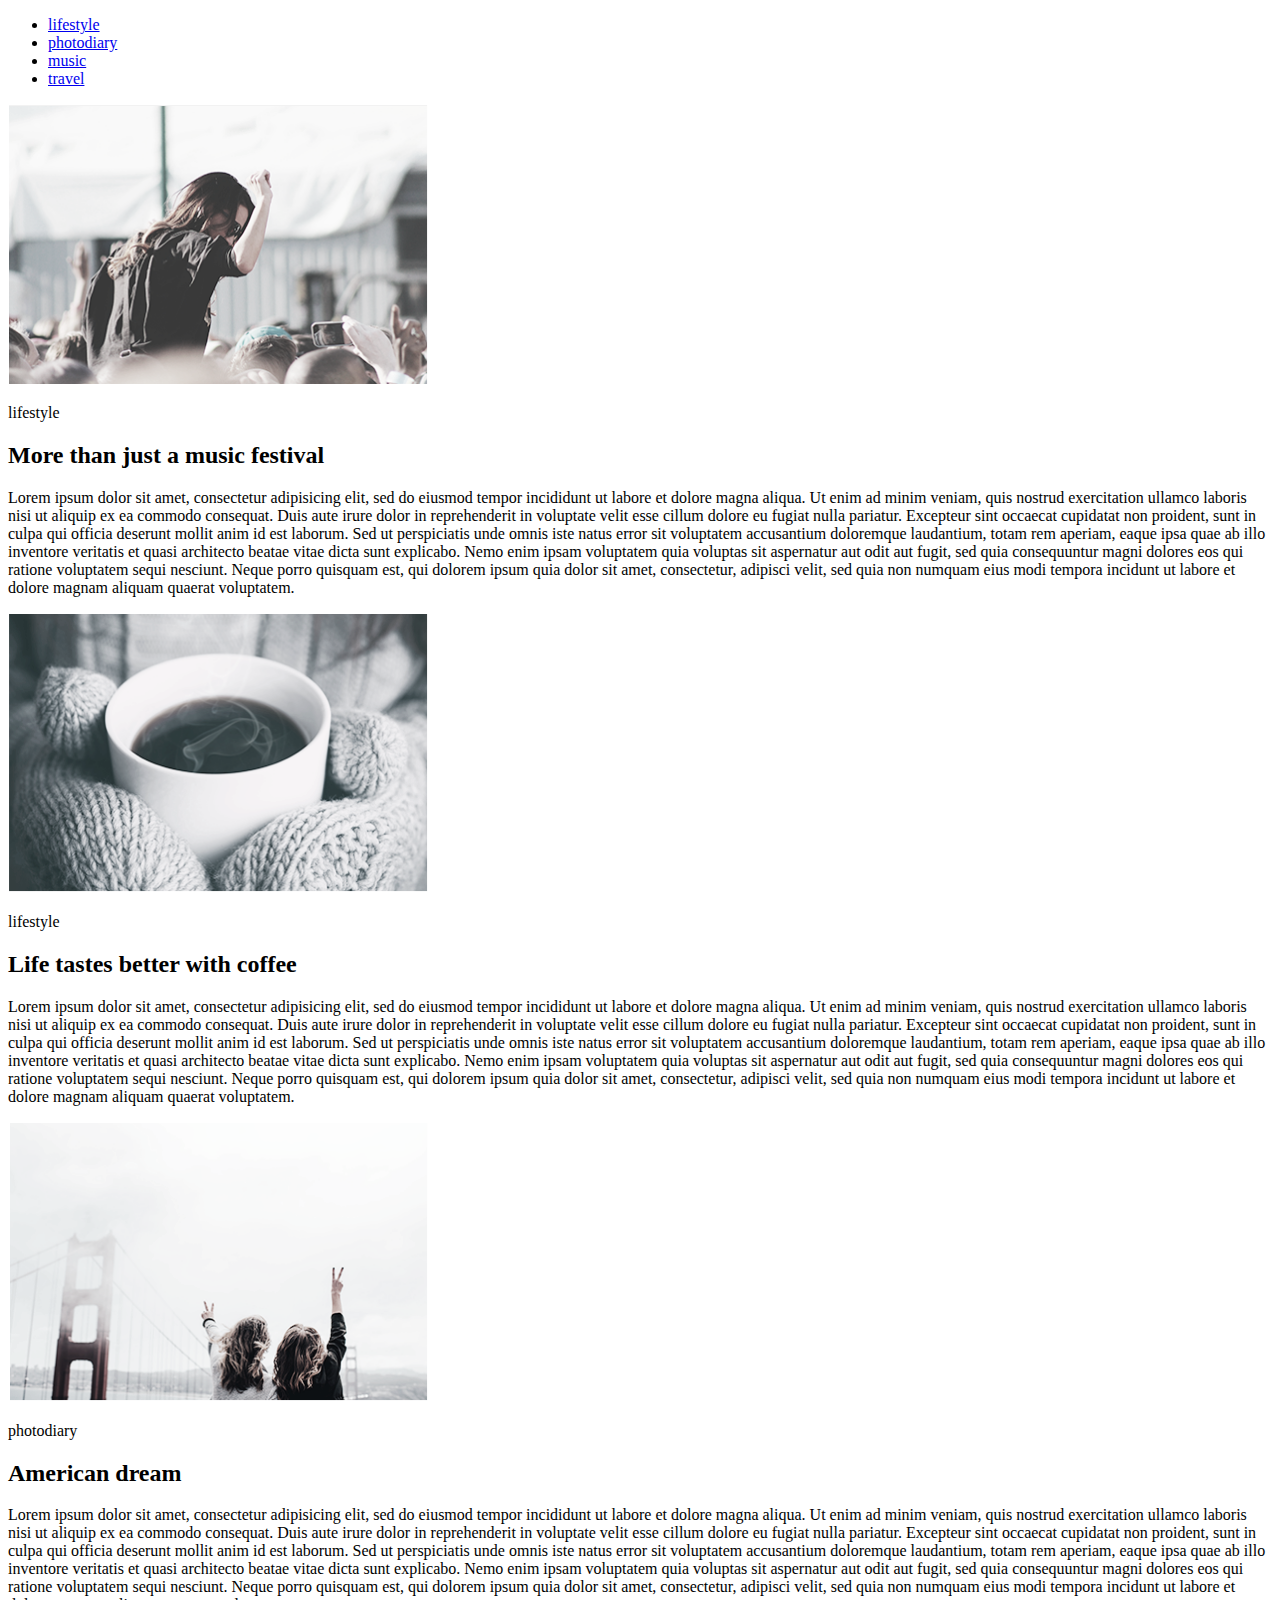
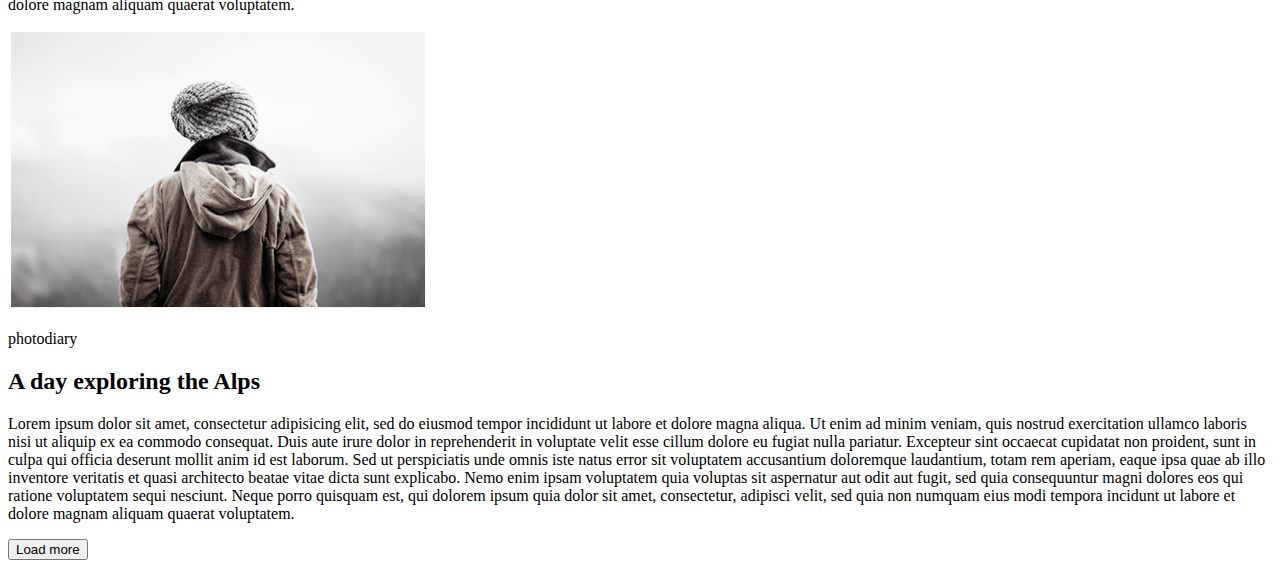
<file: html-css/module-01_02/index.html>
<!DOCTYPE html>
<html lang="en">
  <head>
    <meta charset="UTF-8" />
    <meta name="viewport" content="width=device-width, initial-scale=1.0" />
    <meta http-equiv="X-UA-Compatible" content="ie=edge" />
    <title>Blog</title>
  </head>
  <body>
    <div class="wrapper">
      <header>
        <nav>
          <ul>
            <li><a href="#">lifestyle</a></li>
            <li><a href="#">photodiary</a></li>
            <li><a href="#/">music</a></li>
            <li><a href="#">travel</a></li>
          </ul>
        </nav>
      </header>
      <article>
        <img src="img/01.png" alt="girl in the air" width="420" height="280" />
        <p>lifestyle</p>
        <h2>More than just a music festival</h2>
        <p>
          Lorem ipsum dolor sit amet, consectetur adipisicing elit, sed do
          eiusmod tempor incididunt ut labore et dolore magna aliqua. Ut enim ad
          minim veniam, quis nostrud exercitation ullamco laboris nisi ut
          aliquip ex ea commodo consequat. Duis aute irure dolor in
          reprehenderit in voluptate velit esse cillum dolore eu fugiat nulla
          pariatur. Excepteur sint occaecat cupidatat non proident, sunt in
          culpa qui officia deserunt mollit anim id est laborum. Sed ut
          perspiciatis unde omnis iste natus error sit voluptatem accusantium
          doloremque laudantium, totam rem aperiam, eaque ipsa quae ab illo
          inventore veritatis et quasi architecto beatae vitae dicta sunt
          explicabo. Nemo enim ipsam voluptatem quia voluptas sit aspernatur aut
          odit aut fugit, sed quia consequuntur magni dolores eos qui ratione
          voluptatem sequi nesciunt. Neque porro quisquam est, qui dolorem ipsum
          quia dolor sit amet, consectetur, adipisci velit, sed quia non numquam
          eius modi tempora incidunt ut labore et dolore magnam aliquam quaerat
          voluptatem.
        </p>
      </article>
      <article>
        <img src="img/02.png" alt="cup of coffee" width="420" height="280" />
        <p>lifestyle</p>
        <h2>Life tastes better with coffee</h2>
        <p>
          Lorem ipsum dolor sit amet, consectetur adipisicing elit, sed do
          eiusmod tempor incididunt ut labore et dolore magna aliqua. Ut enim ad
          minim veniam, quis nostrud exercitation ullamco laboris nisi ut
          aliquip ex ea commodo consequat. Duis aute irure dolor in
          reprehenderit in voluptate velit esse cillum dolore eu fugiat nulla
          pariatur. Excepteur sint occaecat cupidatat non proident, sunt in
          culpa qui officia deserunt mollit anim id est laborum. Sed ut
          perspiciatis unde omnis iste natus error sit voluptatem accusantium
          doloremque laudantium, totam rem aperiam, eaque ipsa quae ab illo
          inventore veritatis et quasi architecto beatae vitae dicta sunt
          explicabo. Nemo enim ipsam voluptatem quia voluptas sit aspernatur aut
          odit aut fugit, sed quia consequuntur magni dolores eos qui ratione
          voluptatem sequi nesciunt. Neque porro quisquam est, qui dolorem ipsum
          quia dolor sit amet, consectetur, adipisci velit, sed quia non numquam
          eius modi tempora incidunt ut labore et dolore magnam aliquam quaerat
          voluptatem.
        </p>
      </article>
      <article>
        <img
          src="img/03.png"
          alt="girls near the bridge"
          width="420"
          height="280"
        />
        <p>photodiary</p>
        <h2>American dream</h2>
        <p>
          Lorem ipsum dolor sit amet, consectetur adipisicing elit, sed do
          eiusmod tempor incididunt ut labore et dolore magna aliqua. Ut enim ad
          minim veniam, quis nostrud exercitation ullamco laboris nisi ut
          aliquip ex ea commodo consequat. Duis aute irure dolor in
          reprehenderit in voluptate velit esse cillum dolore eu fugiat nulla
          pariatur. Excepteur sint occaecat cupidatat non proident, sunt in
          culpa qui officia deserunt mollit anim id est laborum. Sed ut
          perspiciatis unde omnis iste natus error sit voluptatem accusantium
          doloremque laudantium, totam rem aperiam, eaque ipsa quae ab illo
          inventore veritatis et quasi architecto beatae vitae dicta sunt
          explicabo. Nemo enim ipsam voluptatem quia voluptas sit aspernatur aut
          odit aut fugit, sed quia consequuntur magni dolores eos qui ratione
          voluptatem sequi nesciunt. Neque porro quisquam est, qui dolorem ipsum
          quia dolor sit amet, consectetur, adipisci velit, sed quia non numquam
          eius modi tempora incidunt ut labore et dolore magnam aliquam quaerat
          voluptatem.
        </p>
      </article>
      <article>
        <img src="img/04.png" alt="boy in parka" width="420" height="280" />
        <p>photodiary</p>
        <h2>A day exploring the Alps</h2>
        <p>
          Lorem ipsum dolor sit amet, consectetur adipisicing elit, sed do
          eiusmod tempor incididunt ut labore et dolore magna aliqua. Ut enim ad
          minim veniam, quis nostrud exercitation ullamco laboris nisi ut
          aliquip ex ea commodo consequat. Duis aute irure dolor in
          reprehenderit in voluptate velit esse cillum dolore eu fugiat nulla
          pariatur. Excepteur sint occaecat cupidatat non proident, sunt in
          culpa qui officia deserunt mollit anim id est laborum. Sed ut
          perspiciatis unde omnis iste natus error sit voluptatem accusantium
          doloremque laudantium, totam rem aperiam, eaque ipsa quae ab illo
          inventore veritatis et quasi architecto beatae vitae dicta sunt
          explicabo. Nemo enim ipsam voluptatem quia voluptas sit aspernatur aut
          odit aut fugit, sed quia consequuntur magni dolores eos qui ratione
          voluptatem sequi nesciunt. Neque porro quisquam est, qui dolorem ipsum
          quia dolor sit amet, consectetur, adipisci velit, sed quia non numquam
          eius modi tempora incidunt ut labore et dolore magnam aliquam quaerat
          voluptatem.
        </p>
      </article>
      <button>Load more</button>
    </div>
  </body>
</html>
</file>
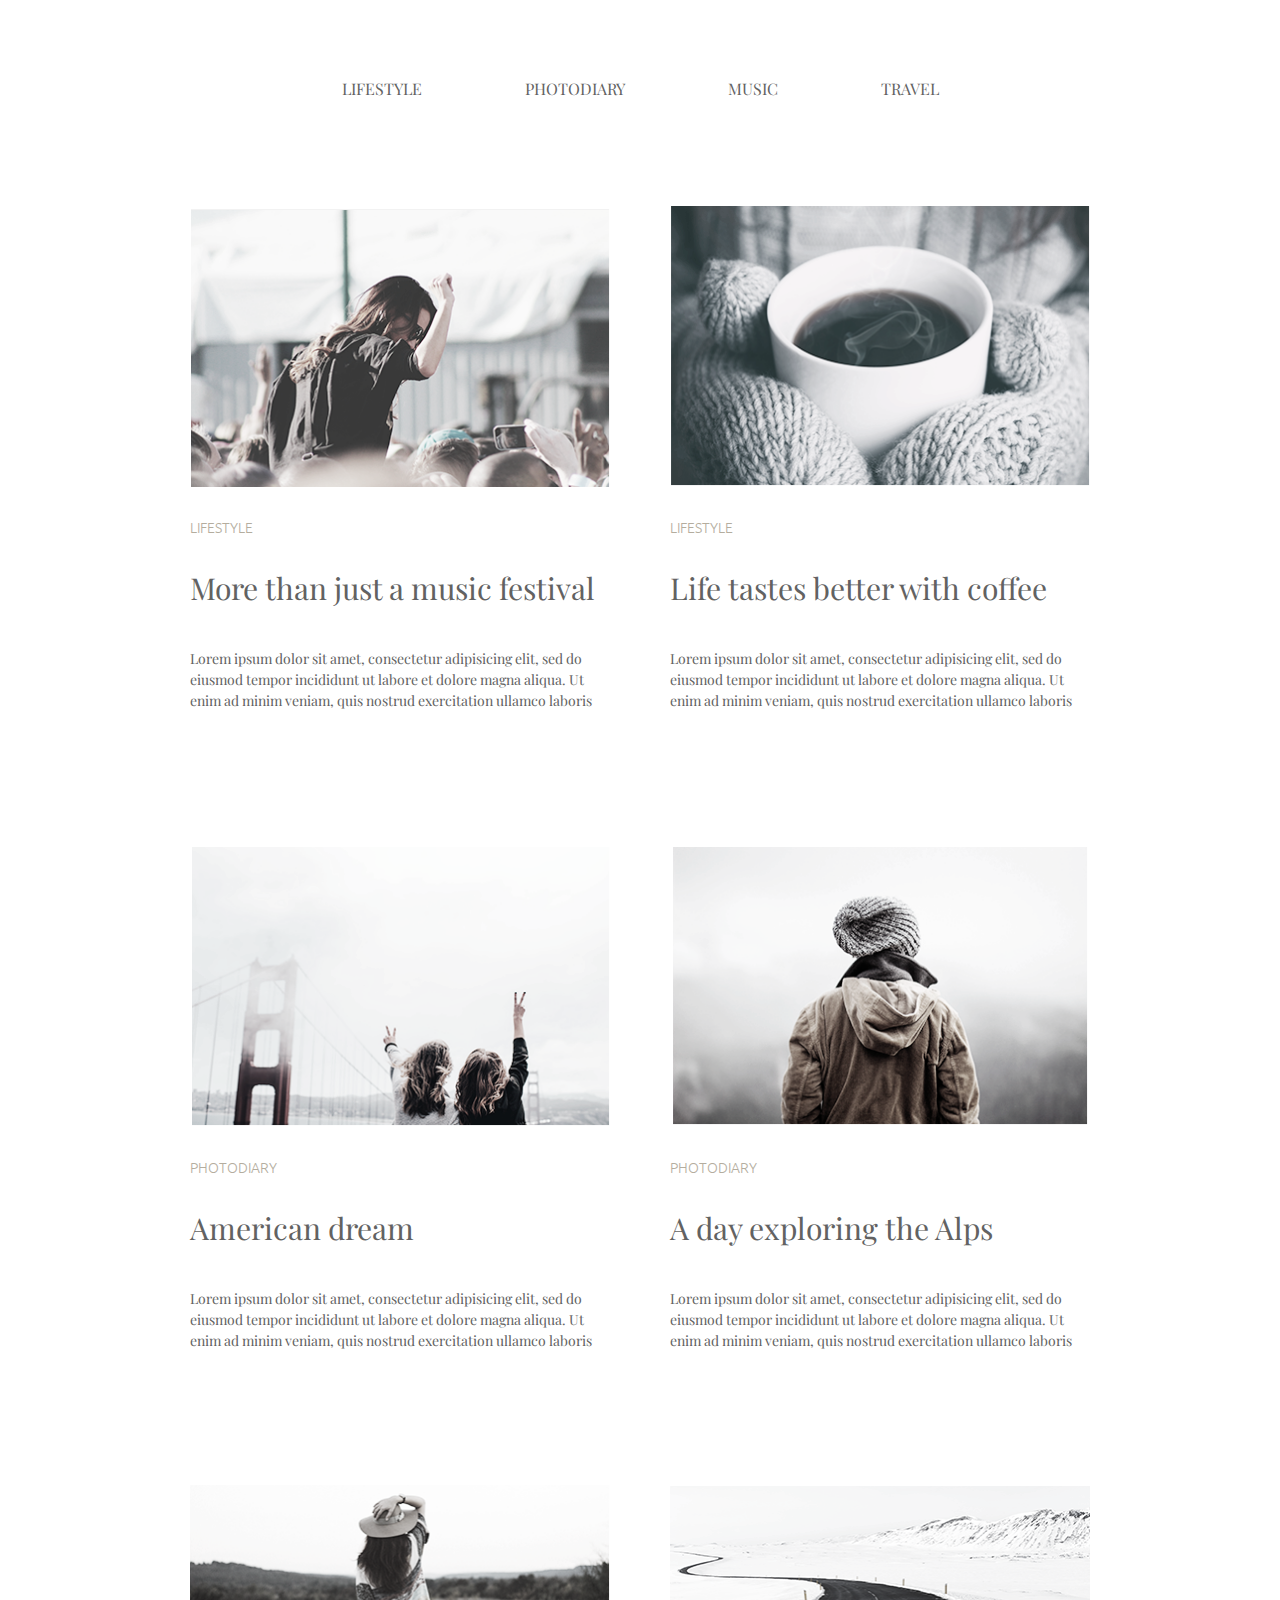
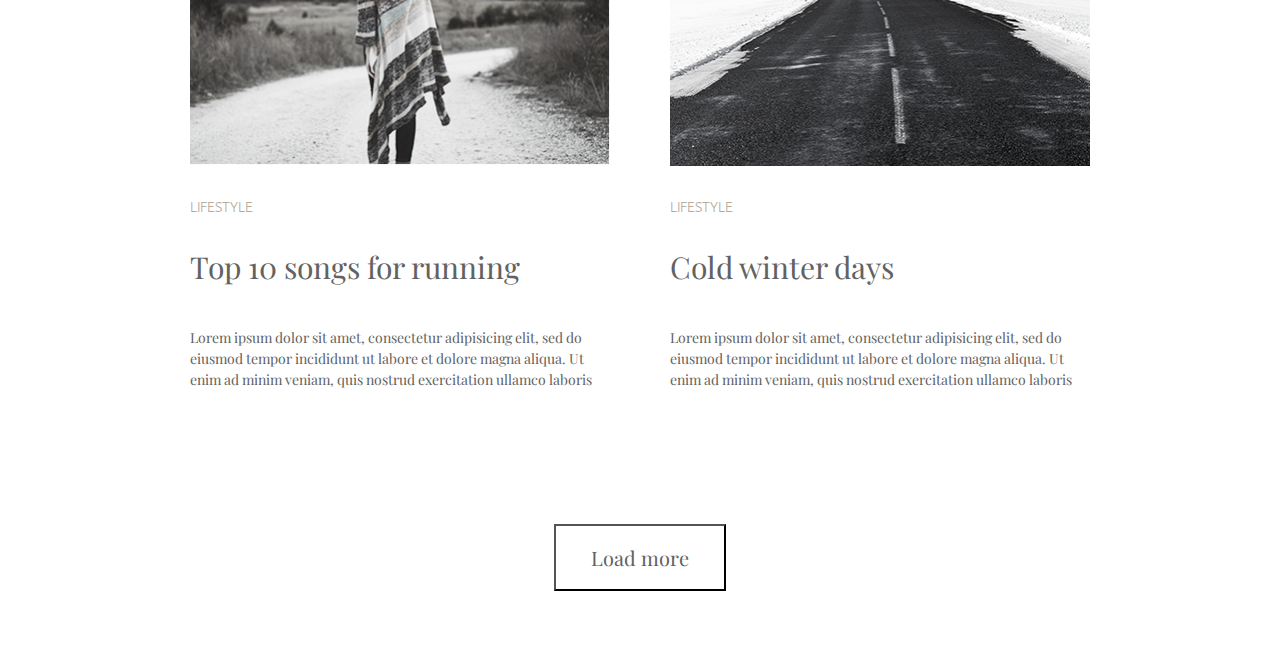
<file: html-css/module-03/index.html>
<!DOCTYPE html>
<html lang="en">

<head>
  <meta charset="UTF-8">
  <meta name="viewport" content="width=device-width, initial-scale=1.0">
  <meta http-equiv="X-UA-Compatible" content="ie=edge">
  <link rel="stylesheet" href="../module-03/css/normalize.css">
  <link rel="stylesheet" href="../module-03/css/style.css">
  <link href="https://fonts.googleapis.com/css?family=Playfair+Display&amp;subset=cyrillic" rel="stylesheet">
  <link href="https://fonts.googleapis.com/css?family=Ubuntu:100,200,300,400,500,700,900" rel="stylesheet">
  <title>Blog</title>
</head>

<body class="container">
  <header class="page_header container">

    <nav class="page_nav">
      <ul class="site_navigation">
        <li><a href="#">lifestyle</a></li>
        <li><a href="#">photodiary</a></li>
        <li><a href="#">music</a></li>
        <li><a href="#">travel</a></li>
      </ul>
    </nav>

  </header>
  <div class="page_posts">

    <article class="page_article">
      <img src="img/01.png" alt="girl in the air" width="420" height="280">
      <p class="page_pargraph">lifestyle</p>
      <h2 class="page_head2">More than just a music festival</h2>
      <p>Lorem ipsum dolor sit amet, consectetur adipisicing elit, sed do eiusmod tempor incididunt ut labore et dolore
        magna aliqua. Ut enim ad minim veniam, quis nostrud exercitation ullamco laboris
      </p>
    </article>
    <article class="page_article">
      <img src="img/02.png" alt="cup of coffee" width="420" height="280">
      <p class="page_pargraph">lifestyle</p>
      <h2 class="page_head2">Life tastes better with coffee</h2>
      <p>Lorem ipsum dolor sit amet, consectetur adipisicing elit, sed do eiusmod tempor incididunt ut labore et dolore
        magna aliqua. Ut enim ad minim veniam, quis nostrud exercitation ullamco laboris
      </p>
    </article>
    <article class="page_article">
      <img src="img/03.png" alt="girls near the bridge" width="420" height="280">
      <p class="page_pargraph">photodiary</p>
      <h2 class="page_head2">American dream</h2>
      <p>Lorem ipsum dolor sit amet, consectetur adipisicing elit, sed do eiusmod tempor incididunt ut labore et dolore
        magna aliqua. Ut enim ad minim veniam, quis nostrud exercitation ullamco laboris
      </p>
    </article>
    <article class="page_article">
      <img src="img/04.png" alt="boy in parka" width="420" height="280">
      <p class="page_pargraph">photodiary</p>
      <h2 class="page_head2">A day exploring the Alps</h2>
      <p>Lorem ipsum dolor sit amet, consectetur adipisicing elit, sed do eiusmod tempor incididunt ut labore et dolore
        magna aliqua. Ut enim ad minim veniam, quis nostrud exercitation ullamco laboris
      </p>
    </article>
    <article class="page_article">
      <img src="img/05.png" alt="boy in parka" width="420" height="280">
      <p class="page_pargraph">lifestyle</p>
      <h2 class="page_head2">Top 10 songs for running</h2>
      <p>Lorem ipsum dolor sit amet, consectetur adipisicing elit, sed do eiusmod tempor incididunt ut labore et dolore
        magna aliqua. Ut enim ad minim veniam, quis nostrud exercitation ullamco laboris
      </p>
    </article>
    <article class="page_article">
      <img src="img/06.png" alt="boy in parka" width="420" height="280">
      <p class="page_pargraph">lifestyle</p>
      <h2 class="page_head2">Cold winter days</h2>
      <p>Lorem ipsum dolor sit amet, consectetur adipisicing elit, sed do eiusmod tempor incididunt ut labore et dolore
        magna aliqua. Ut enim ad minim veniam, quis nostrud exercitation ullamco laboris
      </p>
    </article>
  </div>

  <button class="page_button">Load more</button>

</body>

</html>
</file>
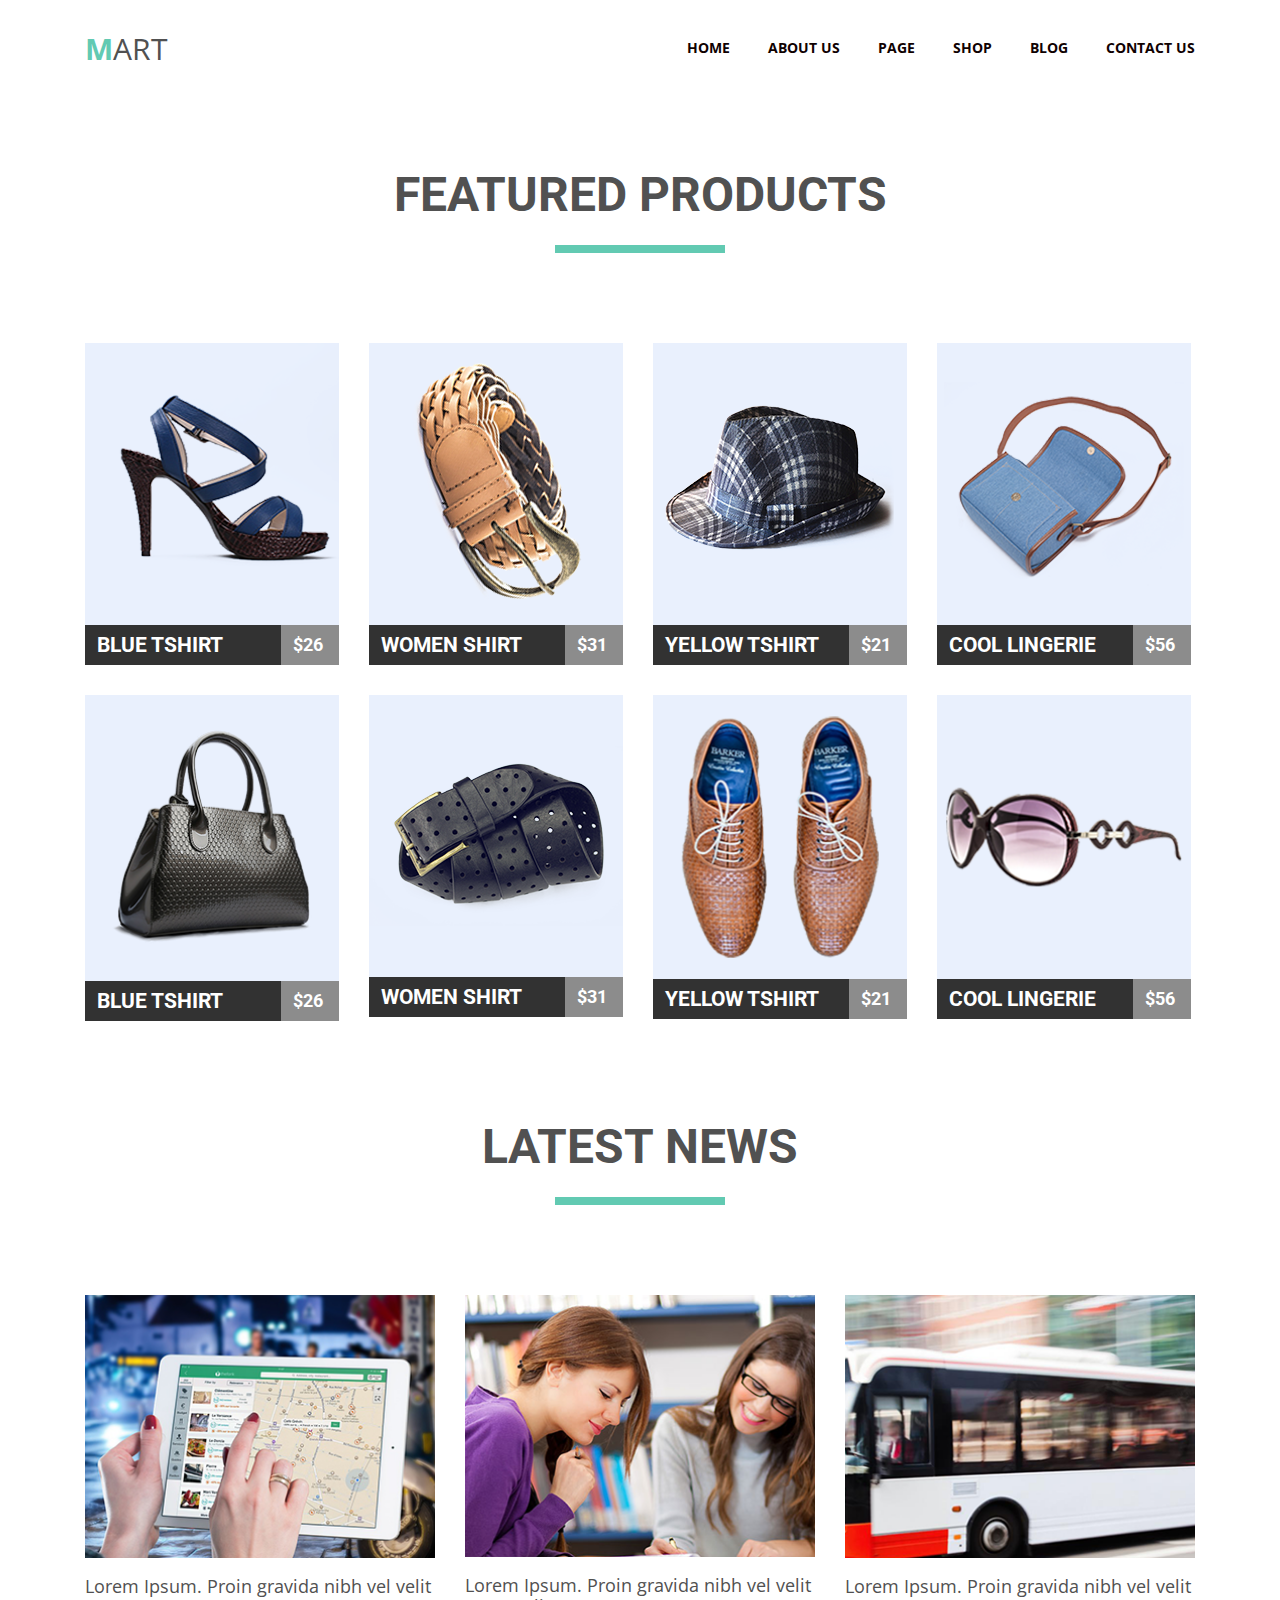
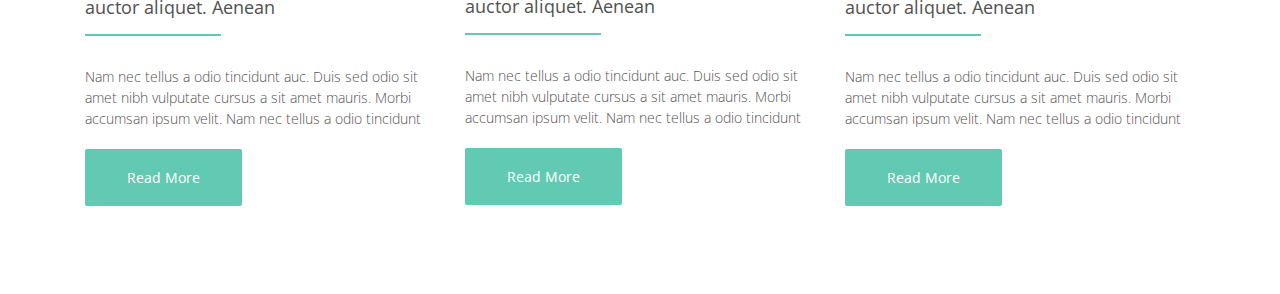
<file: html-css/module-04/index.html>
<!DOCTYPE html>
<html lang="en">

<head>
  <meta charset="UTF-8">
  <meta name="viewport" content="width=device-width, initial-scale=1.0">
  <meta http-equiv="X-UA-Compatible" content="ie=edge">
  <link href="https://fonts.googleapis.com/css?family=Open+Sans:300,400,600,700" rel="stylesheet">
  <link href="https://fonts.googleapis.com/css?family=Roboto:100,300,400,700,900" rel="stylesheet">
  <link rel="stylesheet" href="css/normalize.css">
  <link rel="stylesheet" href="css/style.css">
  <title>Shop</title>
</head>
<body class="container">
  <header class="page_header container">
    <a class="site_logo" href="#">
      <h1 class="logo_style">mart</h1>
    </a>
    <nav class="page_nav">
      <ul class="site_navigation">
        <li><a href="#">home</a></li>
        <li><a href="#">about us</a></li>
        <li><a href="#">page</a></li>
        <li><a href="#">shop</a></li>
        <li><a href="#">blog</a></li>
        <li><a href="#">contact us</a></li>
      </ul>
    </nav>
  </header>
  <main>
    <section class="products">
      <h2 class="container_title">featured products</h2>
      <ul class="featured_products clearfix">
        <li class="featured_products_item">
          <a classs="product_link" href="">
            <div class="featured_products_card">
              <img class="featured_products_image" src="img/2.png" alt="blue women shoes" width="254" height="282">
              <div class="inner">
                <h3 class="item">blue tshirt</h3>
                <span class="price">$26</span>
              </div>
            </div>
          </a>
        </li>
        <li class="featured_products_item">
          <a classs="product_link" href="">
            <div class="featured_products_card">
              <img class="featured_products_image" src="img/3.png" alt="brown leather belt" width="254" height="282">
              <div class="inner">
                <h3 class="item">women shirt</h3>
                <span class="price">$31</span>
              </div>
            </div>
          </a>
        </li>
        <li class="featured_products_item">
          <a classs="product_link" href="">
            <div class="featured_products_card">
              <img class="featured_products_image" src="img/4.png" alt="navy chehs hat" width="254" height="282">
              <div class="inner">
                <h3 class="item">yellow tshirt</h3>
                <span class="price">$21</span>
              </div>
            </div>
          </a>
        </li>
        <li class="featured_products_item">
          <a classs="product_link" href="">
            <div class="featured_products_card">
              <img class="featured_products_image" src="img/5.png" alt="blue jaens clatch" width="254" height="282">
              <div class="inner">
                <h3 class="item">cool lingerie</h3>
                <span class="price">$56</span>
              </div>
            </div>
          </a>
        </li>
        <li class="featured_products_item">
          <a classs="product_link" href="">
            <div class="featured_products_card">
              <img class="featured_products_image" src="img/6.png" alt="dark brown leather purse" width="254" height="282">
              <div class="inner">
                <h3 class="item">blue tshirt</h3>
                <span class="price">$26</span>
              </div>
            </div>
          </a>
        </li>
        <li class="featured_products_item">
          <a classs="product_link" href="">
            <div class="featured_products_card">
              <img class="featured_products_image" src="img/7.png" alt="black leather belt with gold neckle" width="254"
                height="282">
              <div class="inner">
                <h3 class="item">women shirt</h3>
                <span class="price">$31</span>
              </div>
            </div>
          </a>
        </li>
        <li class="featured_products_item">
          <a classs="product_link" href="">
            <div class="featured_products_card">
              <img class="featured_products_image" src="img/8.png" alt="men brown leathe shoes" width="254" height="282">
              <div class="inner">
                <h3 class="item">yellow tshirt</h3>
                <span class="price">$21</span>
              </div>
            </div>
          </a>
        </li>
        <li class="featured_products_item">
          <a classs="product_link" href="">
            <div class="featured_products_card">
              <img class="featured_products_image" src="img/9.png" alt="old fashiond eye sun glases" width="254" height="282">
              <div class="inner">
                <h3 class="item">cool lingerie</h3>
                <span class="price">$56</span>
              </div>
            </div>
          </a>
        </li>
      </ul>
    </section>
    <section class="news">
      <h2 class="container_title">latest news</h2>
      <ul class="latest_news clearfix">
        <li class="latest_news_item">
          <article>
            <img src="img/10.png" alt="eye glases" width="350" height="262">
            <h3 class="latest_news_border">Lorem Ipsum. Proin gravida nibh vel velit auctor aliquet. Aenean </h3>
            <p class="latest_news_descr">Nam nec tellus a odio tincidunt auc. Duis sed odio sit amet nibh vulputate
              cursus a sit amet mauris.
              Morbi
              accumsan ipsum velit. Nam nec tellus a odio tincidunt </p>
            <a class="latest_news_link" href="">Read More</a>
          </article>
        </li>
        <li class="latest_news_item">
          <article>
            <img src="img/11.png" alt="eye glases" width="350" height="262">
            <h3 class="latest_news_border">Lorem Ipsum. Proin gravida nibh vel velit auctor aliquet. Aenean </h3>
            <p class="latest_news_descr">Nam nec tellus a odio tincidunt auc. Duis sed odio sit amet nibh vulputate
              cursus a sit amet mauris.
              Morbi
              accumsan ipsum velit. Nam nec tellus a odio tincidunt </p>
            <a class="latest_news_link" href="">Read More</a>
          </article>
        </li>
        <li class="latest_news_item">
          <article>
            <img src="img/12.png" alt="eye glases" width="350" height="262">
            <h3 class="latest_news_border">Lorem Ipsum. Proin gravida nibh vel velit auctor aliquet. Aenean </h3>
            <p class="latest_news_descr">Nam nec tellus a odio tincidunt auc. Duis sed odio sit amet nibh vulputate
              cursus a sit amet mauris.
              Morbi
              accumsan ipsum velit. Nam nec tellus a odio tincidunt </p>
            <a class="latest_news_link" href="">Read More</a>
          </article>
        </li>
      </ul>
    </section>
  </main>
</body>
</html>
</file>
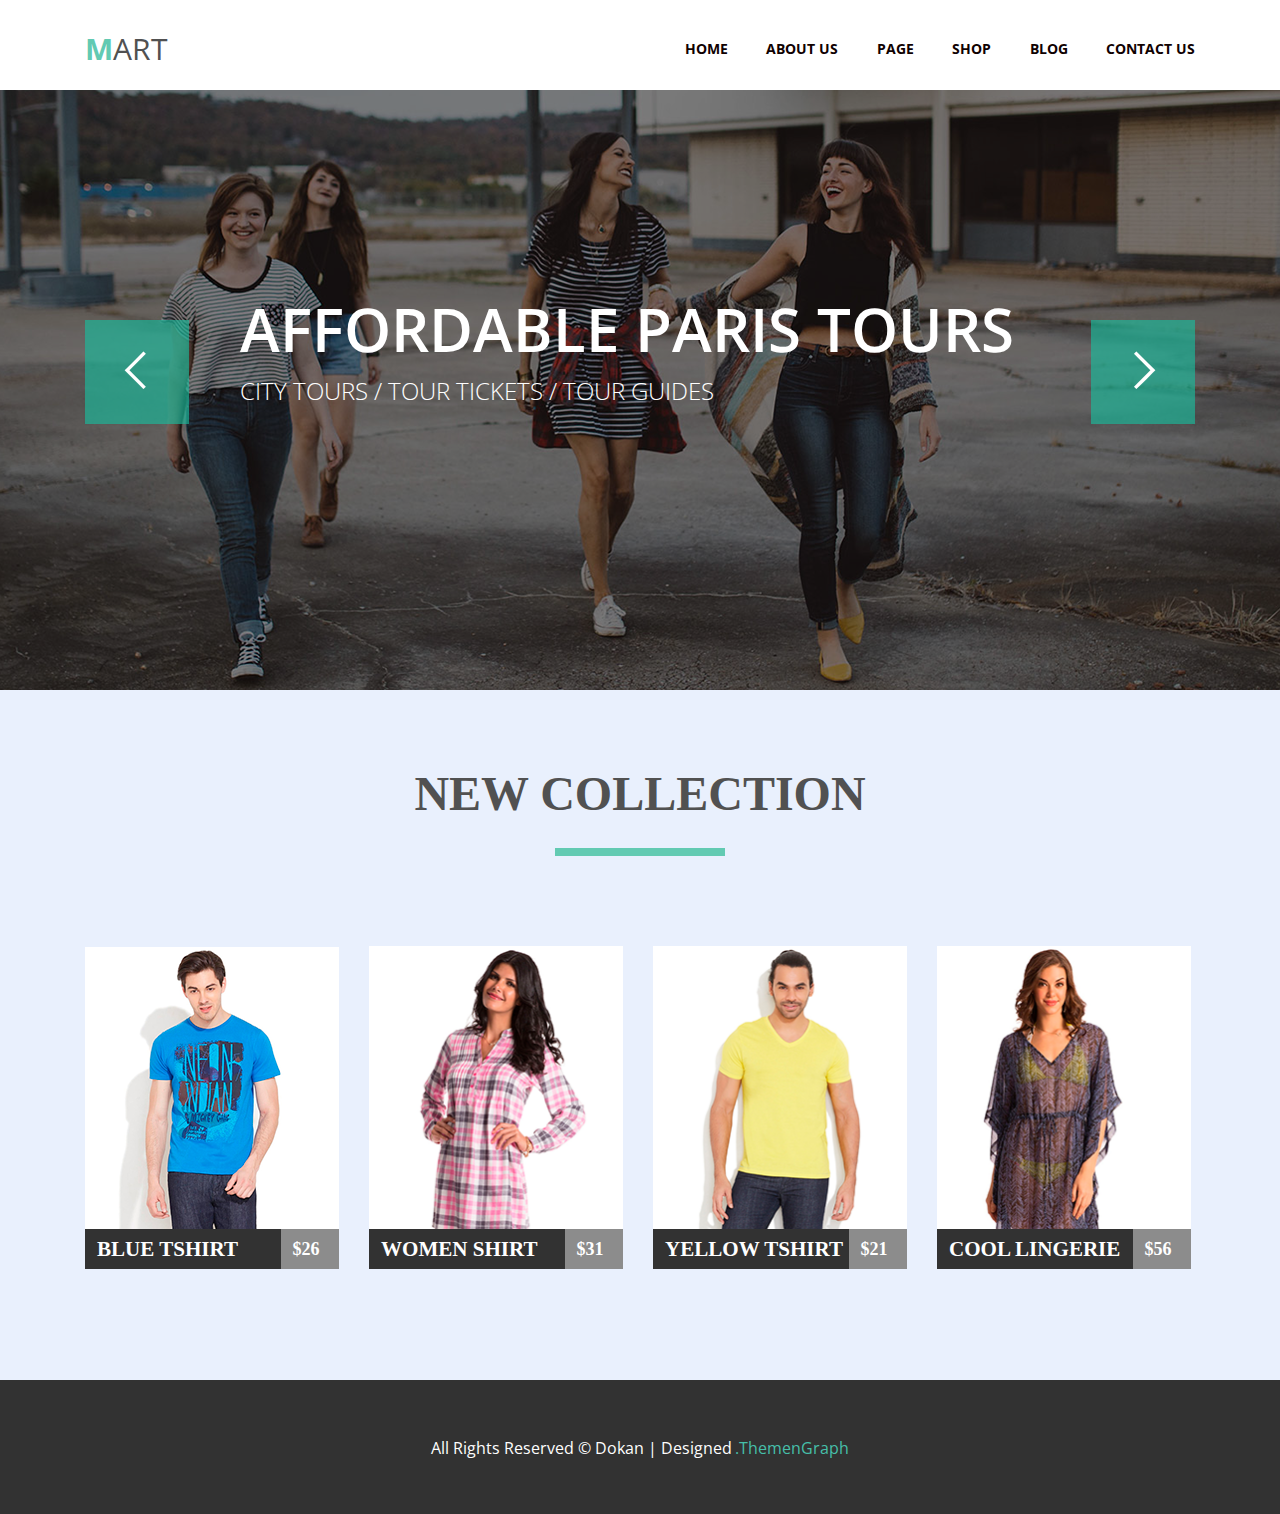
<file: html-css/module-05/index.html>
<!DOCTYPE html>
<html lang="en">
  <head>
    <meta charset="UTF-8" />
    <meta name="viewport" content="width=device-width, initial-scale=1.0" />
    <meta http-equiv="X-UA-Compatible" content="ie=edge" />
    <link
      href="https://fonts.googleapis.com/css?family=Open+Sans:300,400,600,700"
      rel="stylesheet"
    />
    <link rel="stylesheet" href="css/normalize.css" />
    <link rel="stylesheet" href="css/pe-icon-7-stroke.css" />
    <link rel="stylesheet" href="css/style.css" />
    <title>Cart</title>
  </head>

  <body>
    <header>
      <div class="container clearfix header__logo">
        <a class="site_logo" href="#"> <h1 class="logo_style">mart</h1> </a>

        <nav class="page_nav">
          <ul class="site_navigation">
            <li><a href="#">home</a></li>
            <li><a href="#">about us</a></li>
            <li><a href="#">page</a></li>
            <li><a href="#">shop</a></li>
            <li><a href="#">blog</a></li>
            <li><a href="#">contact us</a></li>
          </ul>
        </nav>
      </div>
    </header>

    <main>
      <section class="slider">
        <ul class="slides">
          <li class="slides-item">
            <img class="slides-image" src="img/7.png" alt="affrdable tours" />
            <div class="slides-name">
              <h2 class="slides-title">affordable paris tours</h2>
              <p class="slides-descr">
                city tours / tour tickets / tour guides
              </p>
            </div>
          </li>
        </ul>

        <div class="container buttons">
          <button class="slider-ctrl slider-ctrl-prev">
            <span class="pe-7s-angle-left"></span>
          </button>

          <button class="slider-ctrl slider-ctrl-next">
            <span class="pe-7s-angle-right"></span>
          </button>
        </div>
      </section>

      <section class="collection">
        <h2 class="container_title">new collection</h2>

        <div class="container">
          <ul class="new_collection">
            <li class="new_collection_item">
              <div class="card__full">
                <div class="card">
                  <img
                    src="img/2.png"
                    alt="blue tshirt"
                    width="254"
                    height="282"
                  />
                  <div class="overlay_menu_buttons">
                    <div class="overlay_buttons">
                      <button class="small_button">
                        <span class="pe-7s-like"></span>
                      </button>
                      <button class="small_button">
                        <span class="pe-7s-shuffle"></span>
                      </button>
                      <button class="small_button">
                        <span class="pe-7s-clock"></span>
                      </button>
                      <button class="large_button">
                        <span class="pe-7s-cart"></span>
                        <span class="span_add_to_cart"> add to cart </span>
                      </button>
                    </div>
                  </div>
                </div>

                <div class="inner">
                  <h3 class="item__name">
                    <a href="#" class="item">blue tshirt</a>
                  </h3>
                  <span class="price">$26</span>
                </div>
              </div>
            </li>

            <li class="new_collection_item">
              <div class="card__full">
                <div class="card">
                  <img
                    src="img/3.png"
                    alt="women shirt"
                    width="254"
                    height="282"
                  />
                  <div class="overlay_menu_buttons">
                    <div class="overlay_buttons">
                      <button class="small_button">
                        <span class="pe-7s-like"></span>
                      </button>
                      <button class="small_button">
                        <span class="pe-7s-shuffle"></span>
                      </button>
                      <button class="small_button">
                        <span class="pe-7s-clock"></span>
                      </button>
                      <button class="large_button">
                        <span class="pe-7s-cart"></span>
                        <span class="span_add_to_cart"> add to cart </span>
                      </button>
                    </div>
                  </div>
                </div>
                <div class="inner">
                  <h3 class="item__name">
                    <a href="#" class="item">women shirt</a>
                  </h3>
                  <span class="price">$31</span>
                </div>
              </div>
            </li>
            <li class="new_collection_item">
              <div class="card__full">
                <div class="card">
                  <img
                    src="img/4.png"
                    alt="yellow tshirt"
                    width="254"
                    height="282"
                  />
                  <div class="overlay_menu_buttons">
                    <div class="overlay_buttons">
                      <button class="small_button">
                        <span class="pe-7s-like"></span>
                      </button>
                      <button class="small_button">
                        <span class="pe-7s-shuffle"></span>
                      </button>
                      <button class="small_button">
                        <span class="pe-7s-clock"></span>
                      </button>
                      <button class="large_button">
                        <span class="pe-7s-cart"></span>
                        <span class="span_add_to_cart"> add to cart </span>
                      </button>
                    </div>
                  </div>
                </div>

                <div class="inner">
                  <h3 class="item__name">
                    <a href="#" class="item">yellow tshirt</a>
                  </h3>
                  <span class="price">$21</span>
                </div>
              </div>
            </li>

            <li class="new_collection_item">
              <div class="card__full">
                <div class="card">
                  <img
                    src="img/5.png"
                    alt="cool lingerie"
                    width="254"
                    height="282"
                  />
                  <div class="overlay_menu_buttons">
                    <div class="overlay_buttons">
                      <button class="small_button">
                        <span class="pe-7s-like"></span>
                      </button>
                      <button class="small_button">
                        <span class="pe-7s-shuffle"></span>
                      </button>
                      <button class="small_button">
                        <span class="pe-7s-clock"></span>
                      </button>
                      <button class="large_button">
                        <span class="pe-7s-cart"></span>
                        <span class="span_add_to_cart"> add to cart </span>
                      </button>
                    </div>
                  </div>
                </div>

                <div class="inner">
                  <h3 class="item__name">
                    <a href="#" class="item">cool lingerie</a>
                  </h3>
                  <span class="price">$56</span>
                </div>
              </div>
            </li>
          </ul>
        </div>
      </section>
    </main>

    <footer class="footer">
      <p class="footer_quote">All Rights Reserved © Dokan | Designed</p>
      <a href="#" class="footer_link"> .ThemenGraph </a>
    </footer>
  </body>
</html>
</file>
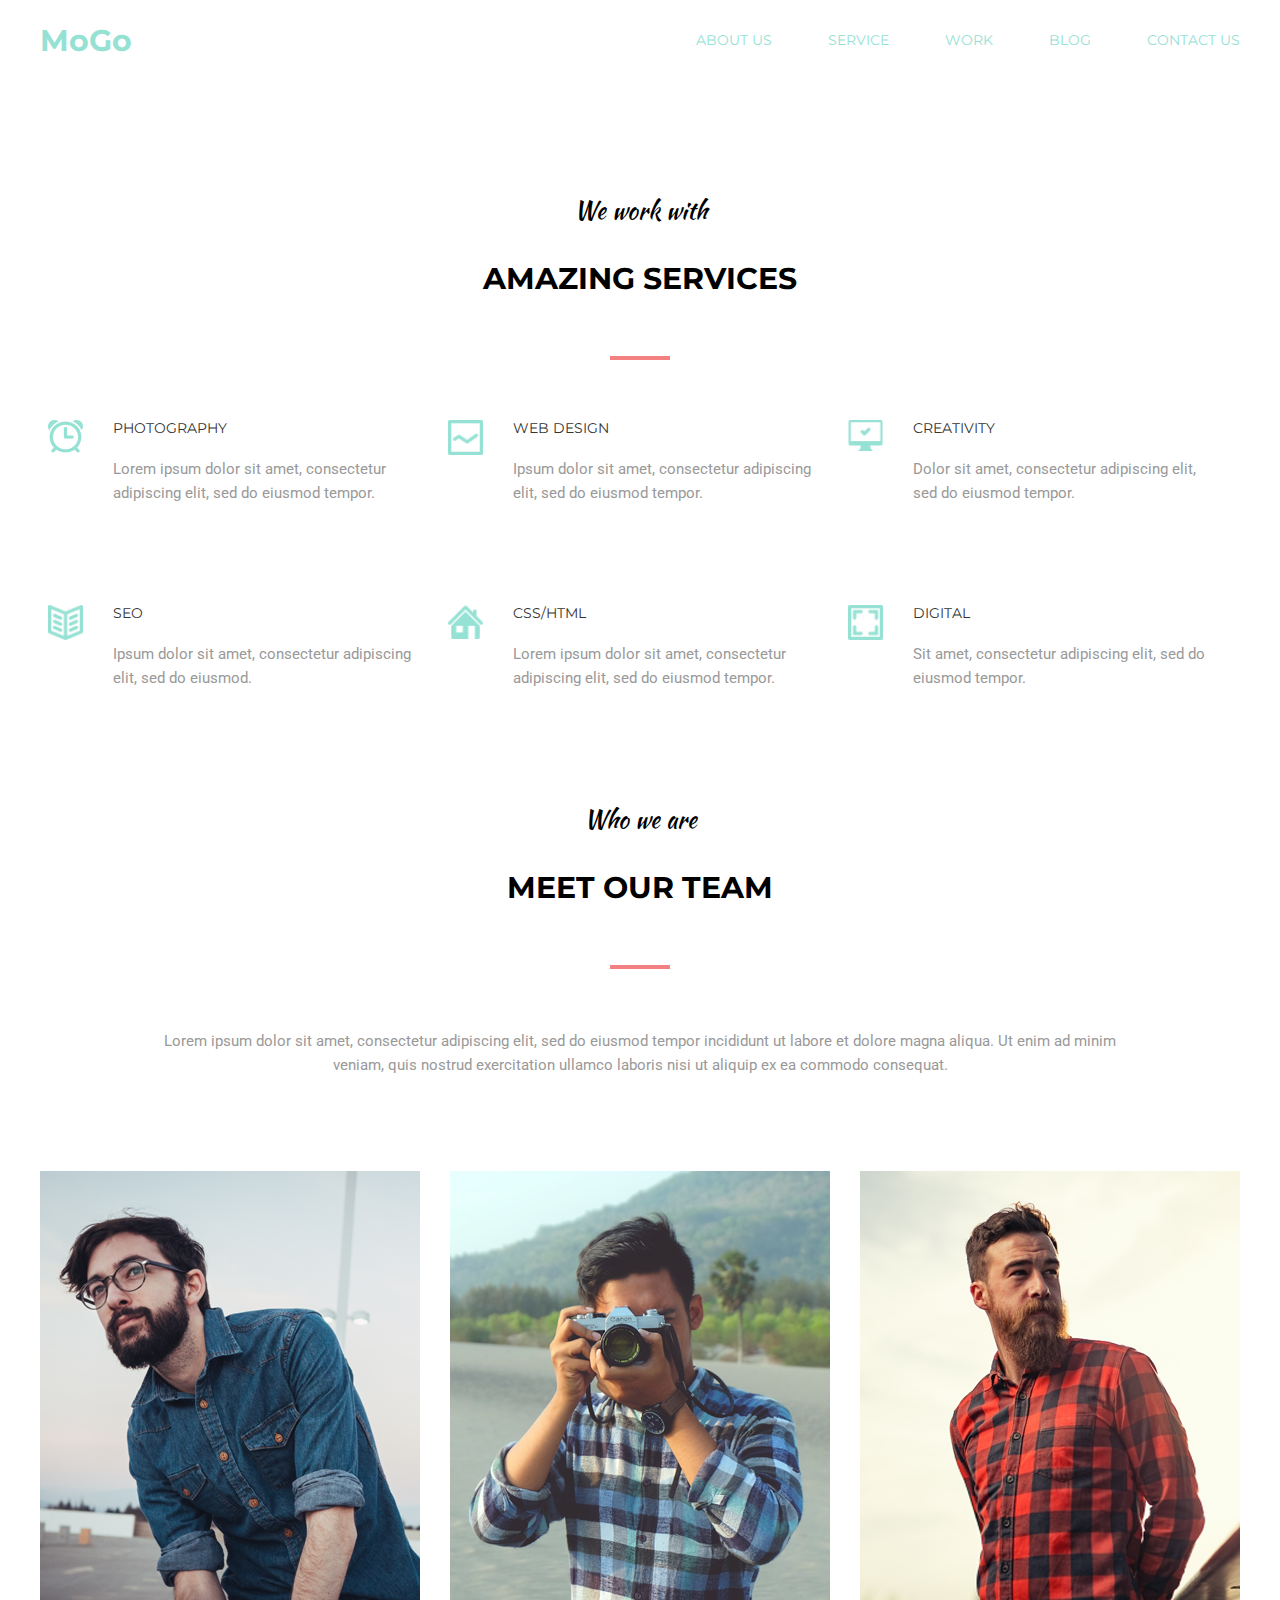
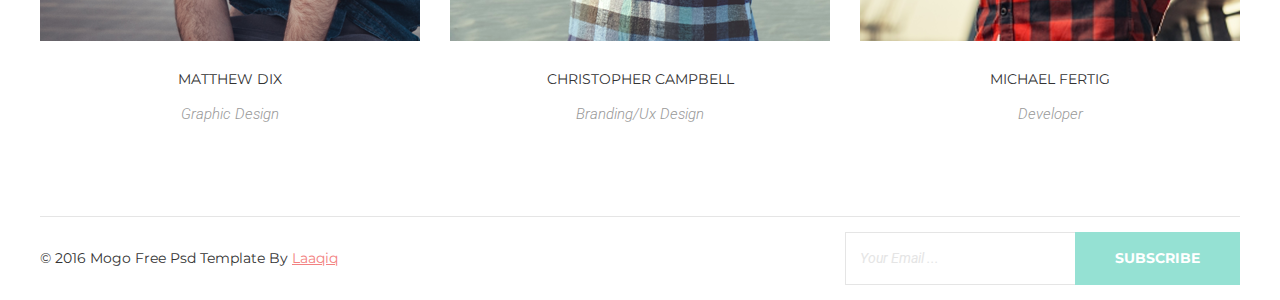
<file: html-css/module-06/index.html>
<!DOCTYPE html>
<html lang="en">
  <head>
    <meta charset="UTF-8" />
    <meta name="viewport" content="width=device-width, initial-scale=1.0" />
    <meta http-equiv="X-UA-Compatible" content="ie=edge" />
    <link
      href="https://fonts.googleapis.com/css?family=Kaushan+Script|Montserrat:400,700|Roboto:300,300i"
      rel="stylesheet"
    />
    <link rel="stylesheet" href="css/normalize.css" />
    <link rel="stylesheet" href="css/style.css" />
    <title>MoGo</title>
  </head>

  <body class="container">
    <header class="page_header">
      <a class="site_logo" href="#"> <h1 class="logo_style">moGo</h1> </a>

      <nav class="navigation">
        <ul class="navigation__list">
          <li class="navigation__list_item">
            <a class="navigation__link" href="#">about us</a>
          </li>
          <li class="navigation__list_item">
            <a class="navigation__link" href="#">service</a>
          </li>
          <li class="navigation__list_item">
            <a class="navigation__link" href="#">work</a>
          </li>
          <li class="navigation__list_item">
            <a class="navigation__link" href="#">blog</a>
          </li>
          <li class="navigation__list_item">
            <a class="navigation__link" href="#">contact us</a>
          </li>
        </ul>
      </nav>
    </header>

    <main>
      <section class="services">
        <h2 class="services title">
          <span class="services title_italic"> we work with</span> <br />

          <span class="services title_bold"> amazing services </span>
        </h2>

        <ul class="services__list container">
          <li class="services__list-items">
            <article class="services__list-items_card-style">
              <img
                class="services__list-items_card-image"
                src="img/ALARM.png"
                width="35"
                height="35"
                alt="alarm clock"
              />
              <h3 class="services__list-items_card-tytle uppercase">
                photography
              </h3>
              <p class="services__list-items_card-text regular_text">
                lorem ipsum dolor sit amet, consectetur adipiscing elit, sed do
                eiusmod tempor.
              </p>
            </article>
          </li>

          <li class="services__list-items">
            <article class="services__list-items_card-style">
              <img
                class="services__list-items_card-image"
                src="img/LINE_GRAPH.png"
                width="35"
                height="35"
                alt="graphic"
              />
              <h3 class="services__list-items_card-tytle uppercase">
                web design
              </h3>
              <p class="services__list-items_card-text regular_text">
                ipsum dolor sit amet, consectetur adipiscing elit, sed do
                eiusmod tempor.
              </p>
            </article>
          </li>

          <li class="services__list-items">
            <article class="services__list-items_card-style">
              <img
                class="services__list-items_card-image"
                src="img/COMPUTER.png"
                width="35"
                height="35"
                alt="personal computer"
              />
              <h3 class="services__list-items_card-tytle uppercase">
                creativity
              </h3>
              <p class="services__list-items_card-text regular_text">
                dolor sit amet, consectetur adipiscing elit, sed do eiusmod
                tempor.
              </p>
            </article>
          </li>

          <li class="services__list-items">
            <article class="services__list-items_card-style">
              <img
                class="services__list-items_card-image"
                src="img/BOOK.png"
                width="35"
                height="35"
                alt="book"
              />
              <h3 class="services__list-items_card-tytle uppercase">seo</h3>
              <p class="services__list-items_card-text regular_text">
                ipsum dolor sit amet, consectetur adipiscing elit, sed do
                eiusmod.
              </p>
            </article>
          </li>

          <li class="services__list-items">
            <article class="services__list-items_card-style">
              <img
                class="services__list-items_card-image"
                src="img/HOME.png"
                width="35"
                height="35"
                alt="house"
              />
              <h3 class="services__list-items_card-tytle uppercase">
                css/html
              </h3>
              <p class="services__list-items_card-text regular_text">
                lorem ipsum dolor sit amet, consectetur adipiscing elit, sed do
                eiusmod tempor.
              </p>
            </article>
          </li>

          <li class="services__list-items">
            <article class="services__list-items_card-style">
              <img
                class="services__list-items_card-image"
                src="img/IMAGE.png"
                width="35"
                height="35"
                alt="little picture"
              />
              <h3 class="services__list-items_card-tytle uppercase">digital</h3>
              <p class="services__list-items_card-text regular_text">
                sit amet, consectetur adipiscing elit, sed do eiusmod tempor.
              </p>
            </article>
          </li>
        </ul>
      </section>

      <section class="team">
        <h2 class="team title">
          <span class="team title_italic">who we are</span> <br />

          <span class="team title_bold">meet our team</span>
        </h2>

        <p class="team_description regular_text">
          lorem ipsum dolor sit amet, consectetur adipiscing elit, sed do
          eiusmod tempor incididunt ut labore et dolore magna aliqua. Ut enim ad
          minim veniam, quis nostrud exercitation ullamco laboris nisi ut
          aliquip ex ea commodo consequat.
        </p>

        <ul class="team_members container">
          <li class="team_members__item">
            <div class="team_members__item_card">
              <img
                class="team_members__item_card-photo"
                src="img/1.png"
                width="380"
                height="470"
                alt="photo of matthew dix graphic designer "
              />
              <div class="overlay__block">
                <ul class="overlay_icons__block">
                  <li class="overlay_icon">
                    <a href="#"></a>
                    <img
                      class="facebook share_icon"
                      src="img/share/facebook.png"
                      width="28"
                      height="28"
                      alt="facebook icon"
                    />
                  </li>

                  <li class="overlay_icon">
                    <a href="#"></a>
                    <img
                      class="twitter share_icon"
                      src="img/share/twitter.png"
                      width="28"
                      height="28"
                      alt="twitter icon"
                    />
                  </li>

                  <li class="overlay_icon">
                    <a href="#"></a>
                    <img
                      class="pinterest share_icon"
                      src="img/share/pinterest.png"
                      width="28"
                      height="28"
                      alt="pinterest icon"
                    />
                  </li>

                  <li class="overlay_icon">
                    <a href="#"></a>
                    <img
                      class="instagram share_icon"
                      src="img/share/instagram.png"
                      width="28"
                      height="28"
                      alt="instagram icon"
                    />
                  </li>
                </ul>
              </div>
            </div>
            <h3 class="team_members__name uppercase">matthew dix</h3>
            <p class="team_members__position regular_text">graphic design</p>
          </li>

          <li class="team_members__item">
            <div class="team_members__item_card">
              <img
                class="team_members__item_card-photo"
                src="img/2.png"
                width="380"
                height="470"
                alt="photo of christopher campbell branding and ux designer "
              />
              <div class="overlay__block">
                <ul class="overlay_icons__block">
                  <li class="overlay_icon">
                    <a href="#"></a>
                    <img
                      class="facebook share_icon"
                      src="img/share/facebook.png"
                      width="28"
                      height="28"
                      alt="facebook icon"
                    />
                  </li>
                  <li class="overlay_icon">
                    <a href="#"></a>
                    <img
                      class="twitter share_icon"
                      src="img/share/twitter.png"
                      width="28"
                      height="28"
                      alt="twitter icon"
                    />
                  </li>
                  <li class="overlay_icon">
                    <a href="#"></a>
                    <img
                      class="pinterest share_icon"
                      src="img/share/pinterest.png"
                      width="28"
                      height="28"
                      alt="pinterest icon"
                    />
                  </li>
                  <li class="overlay_icon">
                    <a href="#"></a>
                    <img
                      class="instagram share_icon"
                      src="img/share/instagram.png"
                      width="28"
                      height="28"
                      alt="instagram icon"
                    />
                  </li>
                </ul>
              </div>
            </div>
            <h3 class="team_members__name uppercase">christopher campbell</h3>
            <p class="team_members__position regular_text">
              branding/ux design
            </p>
          </li>

          <li class="team_members__item">
            <div class="team_members__item_card">
              <img
                class="team_members__item_card-photo"
                src="img/3.png"
                width="380"
                height="470"
                alt="photo of michael fertig developer"
              />
              <div class="overlay__block">
                <ul class="overlay_icons__block">
                  <li class="overlay_icon">
                    <a href="#"></a>
                    <img
                      class="facebook share_icon"
                      src="img/share/facebook.png"
                      width="28"
                      height="28"
                      alt="facebook icon"
                    />
                  </li>
                  <li class="overlay_icon">
                    <a href="#"></a>
                    <img
                      class="twitter share_icon"
                      src="img/share/twitter.png"
                      width="28"
                      height="28"
                      alt="twitter icon"
                    />
                  </li>
                  <li class="overlay_icon">
                    <a href="#"></a>
                    <img
                      class="pinterest share_icon"
                      src="img/share/pinterest.png"
                      width="28"
                      height="28"
                      alt="pinterest icon"
                    />
                  </li>
                  <li class="overlay_icon">
                    <a href="#"></a>
                    <img
                      class="instagram share_icon"
                      src="img/share/instagram.png"
                      width="28"
                      height="28"
                      alt="instagram icon"
                    />
                  </li>
                </ul>
              </div>
            </div>
            <h3 class="team_members__name uppercase">michael fertig</h3>
            <p class="team_members__position regular_text">developer</p>
          </li>
        </ul>
      </section>
    </main>

    <footer class="footer_mogo">
      <p class="footer_copyright uppercase">
        &copy; 2016 mogo free psd template by
        <a class="production_link" href="#">laaqiq</a>
      </p>

      <form class="subscribe_button" id="data">
        <input
          class="input_text_style regular_text"
          type="email"
          placeholder="your email ..."
        />
        <button class="subscribe_button_style uppercase" type="submit">
          subscribe
        </button>
      </form>
    </footer>
  </body>
</html>
</file>
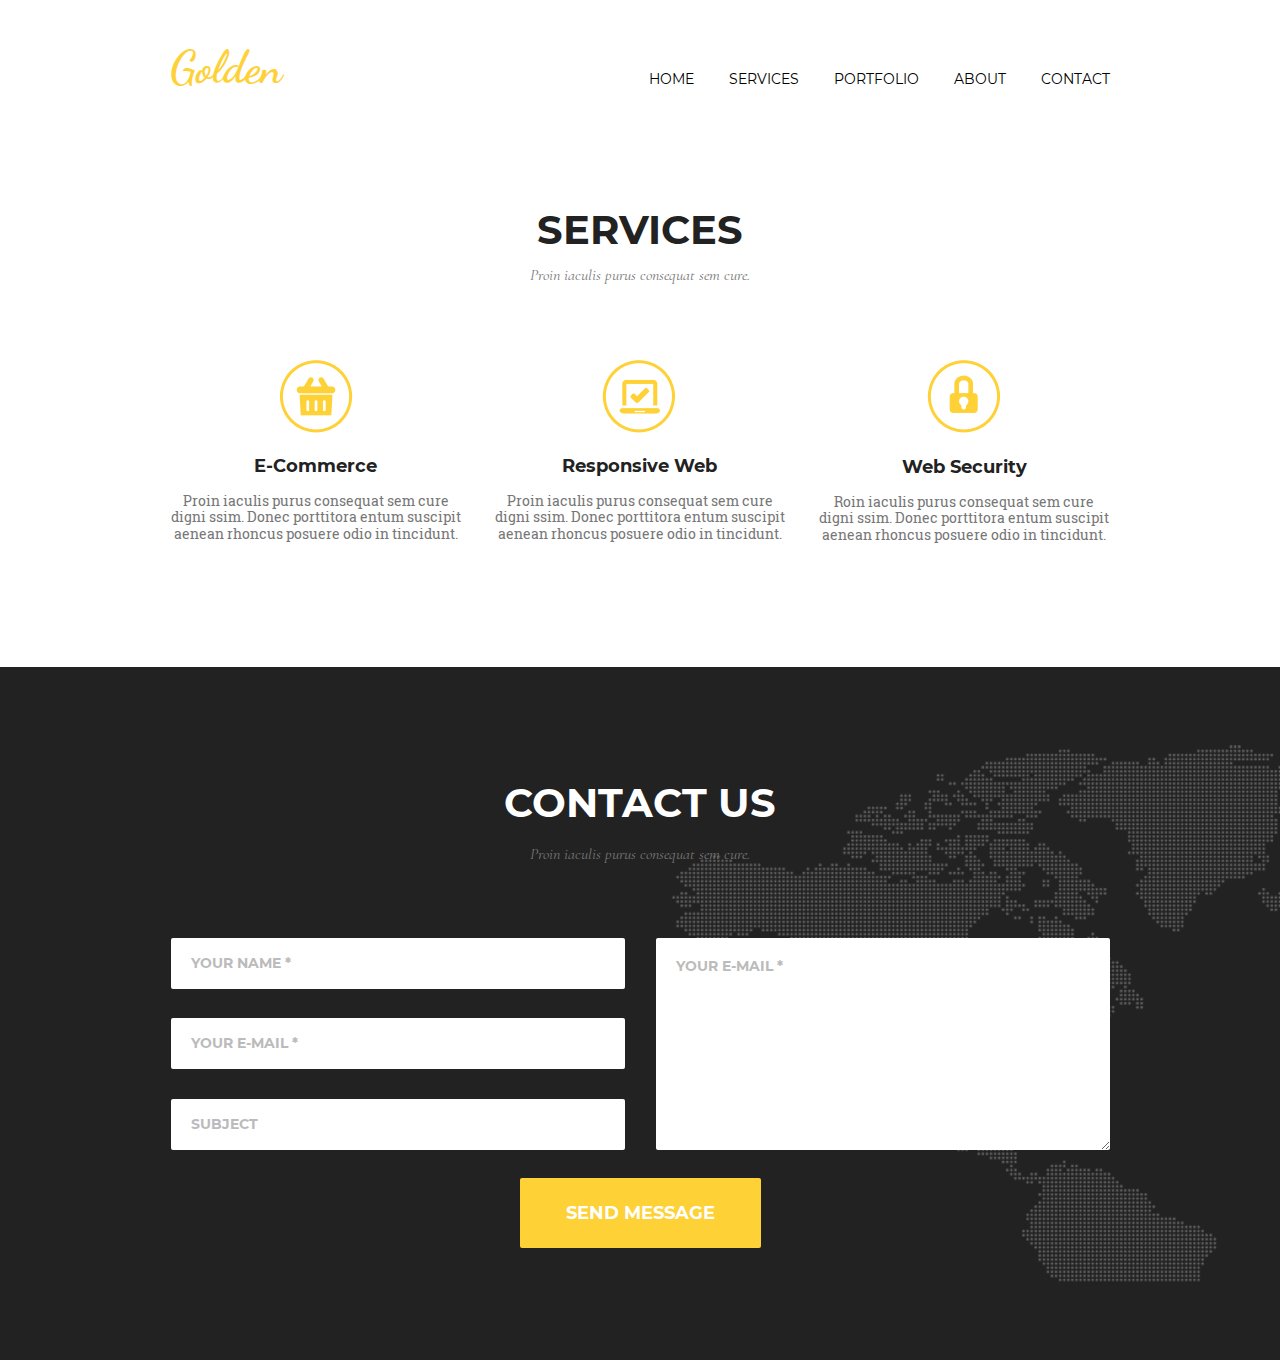
<file: html-css/module-07/index.html>
<!DOCTYPE html>
<html lang="en">
  <head>
    <meta charset="UTF-8" />
    <meta name="viewport" content="width=device-width, initial-scale=1.0" />
    <meta http-equiv="X-UA-Compatible" content="ie=edge" />
    <link rel="stylesheet" href="css/normalize.css" />
    <link rel="stylesheet" href="css/style.css" />
    <title>Golden</title>
  </head>

  <body>
    <header class="page_header">
      <nav class="navigation container">
        <h1 class="logo_style fl">golden <a class="logo" href="#"></a></h1>
        <ul class="navigation__list uppercase">
          <li class="navigation__list_item">
            <a class="navigation__link" href="#">home</a>
          </li>
          <li class="navigation__list_item">
            <a class="navigation__link" href="#">services</a>
          </li>
          <li class="navigation__list_item">
            <a class="navigation__link" href="#">portfolio</a>
          </li>
          <li class="navigation__list_item">
            <a class="navigation__link" href="#">about</a>
          </li>
          <li class="navigation__list_item">
            <a class="navigation__link" href="#">contact</a>
          </li>
        </ul>
      </nav>
    </header>

    <main>
      <h2 class="services title uppercase">services</h2>
      <p class="services__title slogan fl">
        proin iaculis purus consequat sem cure.
      </p>
      <div class="services container">
        <ul class="services__list_block">
          <li class="services__list_items">
            <article class="service__list_article">
              <img
                class="services__list_img"
                src="img/1.png"
                alt="yellow bascket means e-commerce"
              />
              <h3 class="service_list__items_title capitalize">e-commerce</h3>
              <p class="service_item_description fl regular_text">
                proin iaculis purus consequat sem cure digni ssim. Donec
                porttitora entum suscipit aenean rhoncus posuere odio in
                tincidunt.
              </p>
            </article>
          </li>

          <li class="services__list_items">
            <article class="service__list_article">
              <img
                class="services__list_img"
                src="img/2.png"
                alt="yellow laptop means responsive web"
              />
              <h3 class="service_list__items_title   capitalize">
                responsive web
              </h3>
              <p class="services_item_description fl regular_text">
                proin iaculis purus consequat sem cure digni ssim. Donec
                porttitora entum suscipit aenean rhoncus posuere odio in
                tincidunt.
              </p>
            </article>
          </li>

          <li class="services__list_items">
            <article class="service__list_article">
              <img
                class="services__list_img"
                src="img/3.png"
                alt="yellow padlock means web security"
              />
              <h3 class="service_list__items_title capitalize">web security</h3>
              <p class="services_item_description fl regular_text">
                roin iaculis purus consequat sem cure digni ssim. Donec
                porttitora entum suscipit aenean rhoncus posuere odio in
                tincidunt.
              </p>
            </article>
          </li>
        </ul>
      </div>

      <section class="contact_us_section wrapper">
        <div class="contact_us_container container">
          <h2 class="contact_us_title title uppercase">contact us</h2>
          <p class="contact_us_slogan slogan services__title_slogan fl">
            proin iaculis purus consequat sem cure.
          </p>
          <form class="contact_us_block">
            <ul class="contact_us">
              <li class="contact_us_input">
                <input
                  class="contact_us_input__item width uppercase required
                    "
                  type="text"
                  id="input_name"
                  name="name"
                  placeholder="your name *"
                />
              </li>
              <li class="contact_us_input">
                <input
                  class="contact_us_input__item width uppercase required
                    "
                  name="email"
                  id="input_email"
                  type="email"
                  placeholder="your e-mail *"
                />
              </li>
              <li class="contact_us_input">
                <input
                  class="contact_us_input__item width uppercase"
                  type="text"
                  id="input_subject"
                  name="subject"
                  placeholder="subject"
                />
              </li>
            </ul>

            <textarea
              class="contact_us_input__item message uppercase required"
              name="message"
              rows="5"
              cols="45"
              placeholder="your e-mail *"
            ></textarea>

            <div class="button">
              <input
                class="send_message_button uppercase"
                type="submit"
                id="send_message_button"
                value="send message"
              />
            </div>
          </form>
        </div>
      </section>
    </main>
  </body>
</html>
</file>
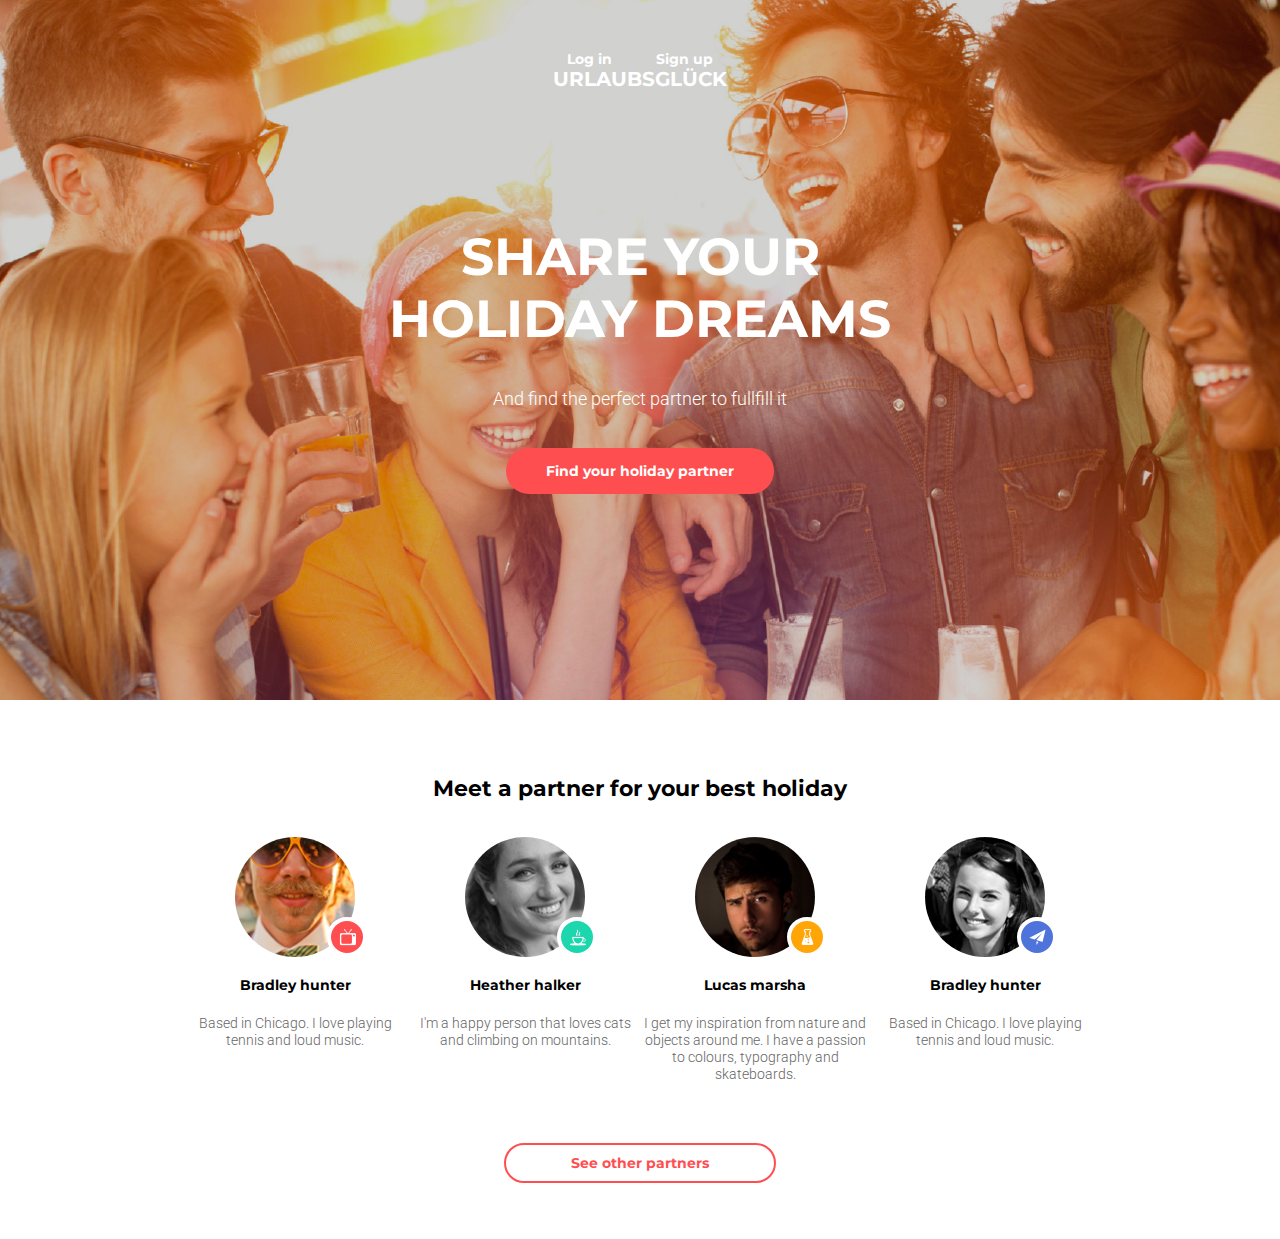
<file: html-css/module-08/index.html>
<!DOCTYPE html>
<html lang="en">
  <head>
    <meta charset="UTF-8" />
    <meta name="viewport" content="width=device-width, initial-scale=1.0" />
    <meta http-equiv="X-UA-Compatible" content="ie=edge" />
    <link
      href="https://fonts.googleapis.com/css?family=Montserrat:400,700|Roboto:300,400"
      rel="stylesheet"
    />
    <link rel="stylesheet" href="css/normalize.css" />
    <link rel="stylesheet" href="css/style.css" />
    <link rel="stylesheet" href="css/media.css" />
    <title>urlaubsglück</title>
  </head>

  <body class="container">
    <header class="page_header">
      <nav class="navigation ">
      <div>
        <ul class="navigation__list">
          <li class="navigation__list_item fl">
            <a class="navigation__link bold " href="#">log in</a>
          </li>
          <li class="navigation__list_item fl">
            <a class="navigation__link bold " href="#">sign up</a>
          </li>
        </ul>
        <h1 class="logo title bold uppercase">
          urlaubsglück<a class="logo" href="#"></a>
        </h1>
      </div>
      </nav>
    </header>

    <section class="wrapper ">
      <div class="find_partner">
        <h2 class="find_partner__title bold title uppercase">
          share your holiday dreams
        </h2>
        <p class="find_partner__description fl">
          and find the perfect partner to fullfill it
        </p>
        <div class="bold">
          <a class="find_partner__button" href="#"
            >Find your holiday partner</a
          >
        </div>
      </div>
    </section>

    <main class="partners__wrapper">
      <h2 class="partners__title bold fl">
        meet a partner for your best holiday
      </h2>
      <div class="partners__description">
        <ul class="partners__list">
          <li class="partners__list_items_1">
            <article class="partners__list_article">
              <div class="partners__list_icon red">
                <img
                  class="partners__list_img icon1 round"
                  src="img/mobile/Ellipse 1.png"
                  width="120"
                  height="120"
                  alt="bradley hunter"
                />
              </div>
              <h3 class="partners__list_title bold fl">bradley hunter</h3>
              <p class="partners__list_description fl ">
                based in Chicago. I love playing tennis and loud music.
              </p>
            </article>
          </li>

          <li class="partners__list_items_2">
            <article class="partners__list_article">
                <div class="partners__list_icon yellow">
              <img
                class="partners__list_img round"
                src="img/mobile/Ellipse 2.png"
                width="120"
                height="120"
                alt="lucas marsha"
              />
        
              </div>
              <h3 class="partners__list_title bold fl">lucas marsha</h3>
              <p class="partners__list_description fl ">
                i get my inspiration from nature and objects around me. I have a
                passion to colours, typography and skateboards.
              </p>
            </article>
          </li>

          <li class="partners__list_items_3">
            <article class="partners__list_article">
                <div class="partners__list_icon green">
              <img
                class="partners__list_img round"
                src="img/mobile/Ellipse 3.png"
                width="120"
                height="120"
                alt="bradley hunter"
              />
          
              </div>
              <h3 class="partners__list_title bold fl">heather halker</h3>
              <p class="partners__list_description fl ">
                i'm a happy person that loves cats and climbing on mountains.
              </p>
            </article>
          </li>

          <li class="partners__list_items_4">
            <article class="partners__list_article">
                <div class="partners__list_icon blue">
              <img
                class="partners__list_img round"
                src="img/mobile/Ellipse 4.png"
                width="120"
                height="120"
                alt="bradley hunter"
              />
             
              </div>
              <h3 class="partners__list_title bold fl">bradley hunter</h3>
              <p class="partners__list_description fl ">
                based in Chicago. I love playing tennis and loud music.
              </p>
            </article>
          </li>
        </ul>
      </div>

      <div class="button">
        <input
          class="partners__button bold fl"
          type="submit"
          id="spartners__button"
          value="See other partners"
        />
      </div>
    </main>
  </body>
</html>
</file>
<file: html-css/module-03/css/style.css>
html {
  box-sizing: border-box;
}

*,
*::after,
*::before {
  box-sizing: inherit;
}

body {
  font-family: "Playfair Display", "Ubuntu";
  color: #626262;
  font-size: 14px;
  line-height: 21px;
}

img {
  display: block;
  max-width: 100%;
  height: auto;
}

.container {
  width: 900px;
  margin: 0 auto;
}

.page_header container {
  margin: 0;
  padding: 0;
}

.page_nav {
  width: 900px;
  padding-top: 78px;
  margin-bottom: 105px;
}

.site_navigation {
  width: 900px;
  font-size: 14px;
  list-style: none;
  margin: 0;
  padding: 0;
  display: inline-block;
  text-align: center;
}

.site_navigation li {
  display: inline-block;
  margin-right: 100px;
  font-size: 16px;
  font-family: "Playfair Display";
  text-transform: uppercase;

  line-height: normal;
}

.site_navigation li:last-child {
  margin-right: 0;
}

.site_navigation a {
  text-decoration: none;
  color: #626262;
}
.site_navigation a:hover,
.site_navigation a:focus {
  color: #03a9f4;
}

.page_posts {
  font-size: 0px;
  width: 900px;
  margin: 0;
}

.page_article {
  display: inline-block;
  width: 420px;
  margin-right: 60px;
  padding: 0;
  margin-bottom: 134px;
}

.page_article:nth-child(even) {
  margin-right: 0;
}

.page_pargraph {
  width: 420px;
  display: inline-block;
  font-size: 14px;
  font-family: "Ubuntu";
  font-weight: 100;
  margin: 0;
  padding-top: 30px;
  margin-bottom: 30px;
  text-transform: uppercase;
  color: #b4ad9e;
}

.page_head2 {
  margin: 0;
  margin-bottom: 40px;
  text-decoration: none;
  font-size: 30px;
  font-weight: 100;
  line-height: normal;
}

p {
  font-size: 14px;
  font-family: "Playfair Display";
  margin: 0;
}

button {
  display: block;
  margin-right: auto;
  margin-left: auto;
  text-align: center;
  text-decoration: none;
  background-color: #ffffff;
  font-family: "Playfair Display";
  font-size: 20px;
  padding: 20px 35px;
  color: #626262;
  font-weight: 100;
  margin-bottom: 70px;
  cursor: pointer;
}
</file>
<file: html-css/module-04/css/style.css>
html {
  box-sizing: border-box;
}

*,
*::after,
*::before {
  box-sizing: inherit;
}

body {
  font-family: "OpenSans", "Roboto";
  color: #515151;
  font-size: 14px;
  line-height: 21px;
}

img {
  display: block;
  max-width: 100%;
  height: auto;
}

.container {
  width: 1110px;
  margin: 0 auto;
  padding: 0;
  font-size: 0;
}

.page_header {
  width: 1110px;
  padding-top: 38px;
  margin: 0;
  display: inline-block;
  margin-bottom: 104px;
  font-size: 0;
}

.site_logo {
  overflow: hidden;
  float: left;
  text-align: left;
  width: 20%;
}

.logo_style {
  padding: 0;
  margin: 0;
  display: inline-block;
  vertical-align: middle;
  text-decoration: none;
  font-family: "Open Sans";
  font-weight: 400;
  font-size: 30px;
  text-transform: uppercase;
  color: #515151;
}

.logo_style::first-letter {
  text-decoration: none;
  font-family: "Open Sans";
  font-weight: 700;
  font-size: 30px;
  text-transform: uppercase;
  color: #62cab2;
}

.page_nav {
  float: right;
  text-align: right;
  width: 80%;
  height: 100%;
  vertical-align: middle;
  display: inline-block;
}
.site_navigation {
  font-size: 14px;
  list-style: none;
  margin: 0;
  padding: 0;
  display: inline-block;
  vertical-align: middle;
}

.site_navigation li {
  display: inline-block;
  margin-right: 35px;
  text-decoration: none;
}
.site_navigation li:last-child {
  margin-right: 0;
}

.site_navigation a {
  text-decoration: none;
  font-family: "Open Sans";
  text-transform: uppercase;
  color: #0f0101;
  font-weight: bold;
  line-height: 0.786;
}

.site_navigation a:hover,
.site_navigation a:focus {
  color: rgb(26, 188, 156);
}

.container_title {
  margin: 0;
  padding: 0;
  font-size: 0px;
  text-align: center;
  text-transform: uppercase;
  font-size: 48px;
  line-height: 40px;
  font-family: "Roboto" "serif";
}

.container_title::after {
  content: "";
  display: block;
  width: 170px;
  margin: 0 auto;
  border-bottom: 8px solid #62cab2;
  margin-bottom: 90px;
  padding-top: 30px;
}

.featured_products {
  list-style: none;
  margin: 0;
  padding: 0;
  font-size: 0;
  margin-bottom: 106px;
}
.clearfix::after {
  content: "";
  display: table;
  clear: both;
}
.featured_products_item {
  float: left;
  margin-right: 30px;
  margin-bottom: 30px;
  list-style: none;
  width: 254px;
  background-color: #e9f0fd;
}
.featured_products_item:nth-child(4n) {
  margin-right: 0;
}
.featured_products_item:nth-last-child(-n + 4) {
  margin-bottom: 0;
}
.featured_products_card {
  background-color: rgb(233, 240, 253);
}
.featured_products_image {
  width: 100%;
  height: auto;
}
.inner {
  height: auto;
  overflow: hidden;
  background-color: rgb(50, 50, 50);
  width: 254px;
  height: 40px;
  text-decoration: none;
  font-family: "Roboto";
  font-weight: 700;
  font-size: 18px;
  color: white;
  text-align: left;
  text-transform: uppercase;
  line-height: 40px;
}
.item {
  float: left;
  margin: 0;
  width: 77%;
  text-decoration: none;
  color: white;
  padding-left: 12px;
}

.price {
  float: right;
  background-color: rgba(255, 255, 255, 0.439);
  color: #ffffff;
  width: 23%;
  font-family: "Roboto";
  font-weight: 700;
  text-decoration: none;
  font-size: 18px;
  text-transform: uppercase;
  padding-left: 12px;
}
.featured_products_card:hover .inner {
  background-color: rgb(26, 188, 156);
}
.latest_news {
  width: 1110px;
  list-style: none;
  margin: 0;
  padding: 0;
  font-size: 0;
}

.latest_news_item {
  float: left;
  margin-right: 30px;
  width: 350px;
  margin-bottom: 18px;
  list-style: none;
}
.latest_news_item:last-child {
  margin-right: 0;
}
.latest_news_border {
  font-family: "Open Sans";
  font-weight: 400;
  font-size: 18px;
  margin-bottom: 30px;
}

.latest_news_border::after {
  content: "";
  display: block;
  width: 136px;
  margin: left;
  border-bottom: 2px solid #62cab2;
  padding-top: 16px;
}

p {
  font-family: "Open Sans";
  display: inline-block;
  font-size: 14px;
  font-weight: 300;
  color: #555252;
  width: 350px;
  height: auto;
  margin: 0;
  margin-bottom: 20px;
}

.latest_news_link {
  display: inline-block;
  border-radius: 2px;
  text-decoration: none;
  background-color: #62cab2;
  font-family: "Open Sans";
  font-size: 14px;
  padding: 18px 42px;
  color: white;
  font-weight: normal;
  margin-bottom: 70px;
  cursor: pointer;
}
</file>
<file: html-css/module-05/css/pe-icon-7-stroke.css>
@font-face {
	font-family: 'Pe-icon-7-stroke';
	src:url('../fonts/Pe-icon-7-stroke.eot?d7yf1v');
	src:url('../fonts/Pe-icon-7-stroke.eot?#iefixd7yf1v') format('embedded-opentype'),
		url('../fonts/Pe-icon-7-stroke.woff?d7yf1v') format('woff'),
		url('../fonts/Pe-icon-7-stroke.ttf?d7yf1v') format('truetype'),
		url('../fonts/Pe-icon-7-stroke.svg?d7yf1v#Pe-icon-7-stroke') format('svg');
	font-weight: normal;
	font-style: normal;
}

[class^="pe-7s-"], [class*=" pe-7s-"] {
	display: inline-block;
	font-family: 'Pe-icon-7-stroke';
	speak: none;
	font-style: normal;
	font-weight: normal;
	font-variant: normal;
	text-transform: none;
	line-height: 1;

	/* Better Font Rendering =========== */
	-webkit-font-smoothing: antialiased;
	-moz-osx-font-smoothing: grayscale;
}

.pe-7s-album:before {
	content: "\e6aa";
}
.pe-7s-arc:before {
	content: "\e6ab";
}
.pe-7s-back-2:before {
	content: "\e6ac";
}
.pe-7s-bandaid:before {
	content: "\e6ad";
}
.pe-7s-car:before {
	content: "\e6ae";
}
.pe-7s-diamond:before {
	content: "\e6af";
}
.pe-7s-door-lock:before {
	content: "\e6b0";
}
.pe-7s-eyedropper:before {
	content: "\e6b1";
}
.pe-7s-female:before {
	content: "\e6b2";
}
.pe-7s-gym:before {
	content: "\e6b3";
}
.pe-7s-hammer:before {
	content: "\e6b4";
}
.pe-7s-headphones:before {
	content: "\e6b5";
}
.pe-7s-helm:before {
	content: "\e6b6";
}
.pe-7s-hourglass:before {
	content: "\e6b7";
}
.pe-7s-leaf:before {
	content: "\e6b8";
}
.pe-7s-magic-wand:before {
	content: "\e6b9";
}
.pe-7s-male:before {
	content: "\e6ba";
}
.pe-7s-map-2:before {
	content: "\e6bb";
}
.pe-7s-next-2:before {
	content: "\e6bc";
}
.pe-7s-paint-bucket:before {
	content: "\e6bd";
}
.pe-7s-pendrive:before {
	content: "\e6be";
}
.pe-7s-photo:before {
	content: "\e6bf";
}
.pe-7s-piggy:before {
	content: "\e6c0";
}
.pe-7s-plugin:before {
	content: "\e6c1";
}
.pe-7s-refresh-2:before {
	content: "\e6c2";
}
.pe-7s-rocket:before {
	content: "\e6c3";
}
.pe-7s-settings:before {
	content: "\e6c4";
}
.pe-7s-shield:before {
	content: "\e6c5";
}
.pe-7s-smile:before {
	content: "\e6c6";
}
.pe-7s-usb:before {
	content: "\e6c7";
}
.pe-7s-vector:before {
	content: "\e6c8";
}
.pe-7s-wine:before {
	content: "\e6c9";
}
.pe-7s-cloud-upload:before {
	content: "\e68a";
}
.pe-7s-cash:before {
	content: "\e68c";
}
.pe-7s-close:before {
	content: "\e680";
}
.pe-7s-bluetooth:before {
	content: "\e68d";
}
.pe-7s-cloud-download:before {
	content: "\e68b";
}
.pe-7s-way:before {
	content: "\e68e";
}
.pe-7s-close-circle:before {
	content: "\e681";
}
.pe-7s-id:before {
	content: "\e68f";
}
.pe-7s-angle-up:before {
	content: "\e682";
}
.pe-7s-wristwatch:before {
	content: "\e690";
}
.pe-7s-angle-up-circle:before {
	content: "\e683";
}
.pe-7s-world:before {
	content: "\e691";
}
.pe-7s-angle-right:before {
	content: "\e684";
}
.pe-7s-volume:before {
	content: "\e692";
}
.pe-7s-angle-right-circle:before {
	content: "\e685";
}
.pe-7s-users:before {
	content: "\e693";
}
.pe-7s-angle-left:before {
	content: "\e686";
}
.pe-7s-user-female:before {
	content: "\e694";
}
.pe-7s-angle-left-circle:before {
	content: "\e687";
}
.pe-7s-up-arrow:before {
	content: "\e695";
}
.pe-7s-angle-down:before {
	content: "\e688";
}
.pe-7s-switch:before {
	content: "\e696";
}
.pe-7s-angle-down-circle:before {
	content: "\e689";
}
.pe-7s-scissors:before {
	content: "\e697";
}
.pe-7s-wallet:before {
	content: "\e600";
}
.pe-7s-safe:before {
	content: "\e698";
}
.pe-7s-volume2:before {
	content: "\e601";
}
.pe-7s-volume1:before {
	content: "\e602";
}
.pe-7s-voicemail:before {
	content: "\e603";
}
.pe-7s-video:before {
	content: "\e604";
}
.pe-7s-user:before {
	content: "\e605";
}
.pe-7s-upload:before {
	content: "\e606";
}
.pe-7s-unlock:before {
	content: "\e607";
}
.pe-7s-umbrella:before {
	content: "\e608";
}
.pe-7s-trash:before {
	content: "\e609";
}
.pe-7s-tools:before {
	content: "\e60a";
}
.pe-7s-timer:before {
	content: "\e60b";
}
.pe-7s-ticket:before {
	content: "\e60c";
}
.pe-7s-target:before {
	content: "\e60d";
}
.pe-7s-sun:before {
	content: "\e60e";
}
.pe-7s-study:before {
	content: "\e60f";
}
.pe-7s-stopwatch:before {
	content: "\e610";
}
.pe-7s-star:before {
	content: "\e611";
}
.pe-7s-speaker:before {
	content: "\e612";
}
.pe-7s-signal:before {
	content: "\e613";
}
.pe-7s-shuffle:before {
	content: "\e614";
}
.pe-7s-shopbag:before {
	content: "\e615";
}
.pe-7s-share:before {
	content: "\e616";
}
.pe-7s-server:before {
	content: "\e617";
}
.pe-7s-search:before {
	content: "\e618";
}
.pe-7s-film:before {
	content: "\e6a5";
}
.pe-7s-science:before {
	content: "\e619";
}
.pe-7s-disk:before {
	content: "\e6a6";
}
.pe-7s-ribbon:before {
	content: "\e61a";
}
.pe-7s-repeat:before {
	content: "\e61b";
}
.pe-7s-refresh:before {
	content: "\e61c";
}
.pe-7s-add-user:before {
	content: "\e6a9";
}
.pe-7s-refresh-cloud:before {
	content: "\e61d";
}
.pe-7s-paperclip:before {
	content: "\e69c";
}
.pe-7s-radio:before {
	content: "\e61e";
}
.pe-7s-note2:before {
	content: "\e69d";
}
.pe-7s-print:before {
	content: "\e61f";
}
.pe-7s-network:before {
	content: "\e69e";
}
.pe-7s-prev:before {
	content: "\e620";
}
.pe-7s-mute:before {
	content: "\e69f";
}
.pe-7s-power:before {
	content: "\e621";
}
.pe-7s-medal:before {
	content: "\e6a0";
}
.pe-7s-portfolio:before {
	content: "\e622";
}
.pe-7s-like2:before {
	content: "\e6a1";
}
.pe-7s-plus:before {
	content: "\e623";
}
.pe-7s-left-arrow:before {
	content: "\e6a2";
}
.pe-7s-play:before {
	content: "\e624";
}
.pe-7s-key:before {
	content: "\e6a3";
}
.pe-7s-plane:before {
	content: "\e625";
}
.pe-7s-joy:before {
	content: "\e6a4";
}
.pe-7s-photo-gallery:before {
	content: "\e626";
}
.pe-7s-pin:before {
	content: "\e69b";
}
.pe-7s-phone:before {
	content: "\e627";
}
.pe-7s-plug:before {
	content: "\e69a";
}
.pe-7s-pen:before {
	content: "\e628";
}
.pe-7s-right-arrow:before {
	content: "\e699";
}
.pe-7s-paper-plane:before {
	content: "\e629";
}
.pe-7s-delete-user:before {
	content: "\e6a7";
}
.pe-7s-paint:before {
	content: "\e62a";
}
.pe-7s-bottom-arrow:before {
	content: "\e6a8";
}
.pe-7s-notebook:before {
	content: "\e62b";
}
.pe-7s-note:before {
	content: "\e62c";
}
.pe-7s-next:before {
	content: "\e62d";
}
.pe-7s-news-paper:before {
	content: "\e62e";
}
.pe-7s-musiclist:before {
	content: "\e62f";
}
.pe-7s-music:before {
	content: "\e630";
}
.pe-7s-mouse:before {
	content: "\e631";
}
.pe-7s-more:before {
	content: "\e632";
}
.pe-7s-moon:before {
	content: "\e633";
}
.pe-7s-monitor:before {
	content: "\e634";
}
.pe-7s-micro:before {
	content: "\e635";
}
.pe-7s-menu:before {
	content: "\e636";
}
.pe-7s-map:before {
	content: "\e637";
}
.pe-7s-map-marker:before {
	content: "\e638";
}
.pe-7s-mail:before {
	content: "\e639";
}
.pe-7s-mail-open:before {
	content: "\e63a";
}
.pe-7s-mail-open-file:before {
	content: "\e63b";
}
.pe-7s-magnet:before {
	content: "\e63c";
}
.pe-7s-loop:before {
	content: "\e63d";
}
.pe-7s-look:before {
	content: "\e63e";
}
.pe-7s-lock:before {
	content: "\e63f";
}
.pe-7s-lintern:before {
	content: "\e640";
}
.pe-7s-link:before {
	content: "\e641";
}
.pe-7s-like:before {
	content: "\e642";
}
.pe-7s-light:before {
	content: "\e643";
}
.pe-7s-less:before {
	content: "\e644";
}
.pe-7s-keypad:before {
	content: "\e645";
}
.pe-7s-junk:before {
	content: "\e646";
}
.pe-7s-info:before {
	content: "\e647";
}
.pe-7s-home:before {
	content: "\e648";
}
.pe-7s-help2:before {
	content: "\e649";
}
.pe-7s-help1:before {
	content: "\e64a";
}
.pe-7s-graph3:before {
	content: "\e64b";
}
.pe-7s-graph2:before {
	content: "\e64c";
}
.pe-7s-graph1:before {
	content: "\e64d";
}
.pe-7s-graph:before {
	content: "\e64e";
}
.pe-7s-global:before {
	content: "\e64f";
}
.pe-7s-gleam:before {
	content: "\e650";
}
.pe-7s-glasses:before {
	content: "\e651";
}
.pe-7s-gift:before {
	content: "\e652";
}
.pe-7s-folder:before {
	content: "\e653";
}
.pe-7s-flag:before {
	content: "\e654";
}
.pe-7s-filter:before {
	content: "\e655";
}
.pe-7s-file:before {
	content: "\e656";
}
.pe-7s-expand1:before {
	content: "\e657";
}
.pe-7s-exapnd2:before {
	content: "\e658";
}
.pe-7s-edit:before {
	content: "\e659";
}
.pe-7s-drop:before {
	content: "\e65a";
}
.pe-7s-drawer:before {
	content: "\e65b";
}
.pe-7s-download:before {
	content: "\e65c";
}
.pe-7s-display2:before {
	content: "\e65d";
}
.pe-7s-display1:before {
	content: "\e65e";
}
.pe-7s-diskette:before {
	content: "\e65f";
}
.pe-7s-date:before {
	content: "\e660";
}
.pe-7s-cup:before {
	content: "\e661";
}
.pe-7s-culture:before {
	content: "\e662";
}
.pe-7s-crop:before {
	content: "\e663";
}
.pe-7s-credit:before {
	content: "\e664";
}
.pe-7s-copy-file:before {
	content: "\e665";
}
.pe-7s-config:before {
	content: "\e666";
}
.pe-7s-compass:before {
	content: "\e667";
}
.pe-7s-comment:before {
	content: "\e668";
}
.pe-7s-coffee:before {
	content: "\e669";
}
.pe-7s-cloud:before {
	content: "\e66a";
}
.pe-7s-clock:before {
	content: "\e66b";
}
.pe-7s-check:before {
	content: "\e66c";
}
.pe-7s-chat:before {
	content: "\e66d";
}
.pe-7s-cart:before {
	content: "\e66e";
}
.pe-7s-camera:before {
	content: "\e66f";
}
.pe-7s-call:before {
	content: "\e670";
}
.pe-7s-calculator:before {
	content: "\e671";
}
.pe-7s-browser:before {
	content: "\e672";
}
.pe-7s-box2:before {
	content: "\e673";
}
.pe-7s-box1:before {
	content: "\e674";
}
.pe-7s-bookmarks:before {
	content: "\e675";
}
.pe-7s-bicycle:before {
	content: "\e676";
}
.pe-7s-bell:before {
	content: "\e677";
}
.pe-7s-battery:before {
	content: "\e678";
}
.pe-7s-ball:before {
	content: "\e679";
}
.pe-7s-back:before {
	content: "\e67a";
}
.pe-7s-attention:before {
	content: "\e67b";
}
.pe-7s-anchor:before {
	content: "\e67c";
}
.pe-7s-albums:before {
	content: "\e67d";
}
.pe-7s-alarm:before {
	content: "\e67e";
}
.pe-7s-airplay:before {
	content: "\e67f";
}
</file>
<file: html-css/module-05/css/style.css>
html {
  box-sizing: border-box;
}

*,
*::after,
*::before {
  box-sizing: inherit;
}

body {
  font-family: "OpenSans", "Roboto";
  color: #515151;
  font-size: 14px;
  line-height: 21px;
  margin: 0 auto;
}

img {
  display: block;
  max-width: 100%;
  height: auto;
}

.header__logo {
  padding-top: 38px;
  padding-bottom: 30px;
}

.container {
  margin: 0 auto;
  width: 1110px;
  font-size: 0;
}

.site_logo {
  float: left;
}

.logo_style {
  padding: 0;
  margin: 0;
  display: inline-block;
  vertical-align: middle;
  text-decoration: none;
  font-family: "Open Sans";
  font-weight: 400;
  font-size: 30px;
  text-transform: uppercase;
  color: #515151;
}

.logo_style::first-letter {
  text-decoration: none;
  font-family: "Open Sans";
  font-weight: 700;
  font-size: 30px;
  text-transform: uppercase;
  color: #62cab2;
}

.page_nav {
  float: right;
  text-align: right;
  vertical-align: middle;
  display: inline-block;
}

.clearfix::after {
  content: "";
  display: table;
  clear: both;
}

.site_navigation {
  font-size: 14px;
  list-style: none;
  margin: 0;
  padding: 0;
  display: inline-block;
  vertical-align: middle;
}

.site_navigation li {
  display: inline-block;
  margin-right: 35px;
  text-decoration: none;
}
.site_navigation li:last-child {
  margin-right: 0;
}
.site_navigation a {
  text-decoration: none;
  text-transform: uppercase;
  color: #0f0101;
  font-family: "Open Sans";
  font-weight: bold;
}

.site_navigation a:hover,
.site_navigation a:focus {
  color: #62cab2;
}

.main {
  width: 100%;
  padding-top: 30px;
}

.slider {
  position: relative;
}

.slides {
  height: 600px;
  margin: 0 auto;
  background-color: black;
  padding: 0;
  margin: 0;
  list-style: none;
}

.slides-image {
  height: 600px;
  max-width: 100%;
  object-fit: cover;
  opacity: 0.522;
}

.slides-name {
  position: absolute;
  top: 45%;
  left: 50%;
  transform: translate(-50%, -50%);
  width: 800px;
}

.slides-title {
  padding: 0;
  margin: 0;
  font-family: "Open Sans";
  font-size: 60px;
  font-weight: 600;
  color: white;
  display: inline-block;
  text-align: center;
  text-transform: uppercase;
  padding-bottom: 40px;
}

.slides-descr {
  padding: 0;
  margin: 0;
  font-family: "Open Sans";
  font-size: 24px;
  font-weight: 300;
  color: white;
  text-align: left;
  text-transform: uppercase;
}

.buttons {
  transform: translatey(-370px);
}
.slider-ctrl {
  padding: 0;
  width: 104px;
  height: 104px;
  display: inline-block;
  border: none;
  background-color: rgba(26, 188, 156, 0.65);
  top: 226px;
  font-size: 100px;
  font-family: "Pe";
  font-weight: 400;
  color: rgb(255, 255, 255);
  text-transform: uppercase;
}

.slider-ctrl-prev {
  float: left;
}

.slider-ctrl-next {
  float: right;
}

.slider-ctrl:hover {
  background-color: #1abc9c;
  cursor: pointer;
  opacity: 1;
}

.collection {
  background-color: rgb(233, 240, 253);
  padding-top: 80px;
  width: 100%;
}

.container_title {
  text-align: center;
  text-transform: uppercase;
  font-size: 48px;
  line-height: 48px;
  margin: 0;
  font-family: "Roboto" "serif";
}

.container_title::after {
  content: "";
  display: block;
  width: 170px;
  margin: 0 auto;
  border-bottom: 8px solid #62cab2;
  padding-top: 30px;
  margin-bottom: 90px;
}

.container__new_collection {
  font-size: 0;
  padding: 0;
}

.new_collection {
  padding: 0;
  padding-bottom: 100px;
}

.new_collection_item {
  height: auto;
  margin-right: 30px;
  display: inline-block;
}
.new_collection_item:nth-child(4n) {
  margin-right: 0;
}
.new_collection_item:nth-last-child(-n + 4) {
  margin-bottom: 0;
}

.card__full {
  width: 254px;
  height: auto;
}

.card__full:hover .item__name {
  background-color: #1abc9c;
}

.card__full:hover .price {
  background-color: #7fd9c7;
}

.card {
  margin: 0;
  padding: 0;
  position: relative;
}

.inner {
  background-color: #323232;
  width: 254px;
  height: 40px;
  text-decoration: none;
  font-family: "Roboto";
  font-weight: 700;
  font-size: 18px;
  color: white;
  text-align: left;
  text-transform: uppercase;
  line-height: 40px;
}

.item {
  text-decoration: none;
  color: white;
}

.price {
  background-color: #8c8c8c;
  width: 23%;
  font-family: "Roboto";
  font-weight: 700;
  text-decoration: none;
  color: white;
  font-size: 18px;
  text-transform: uppercase;
  padding-left: 12px;
  float: right;
}

.overlay_menu_buttons {
  position: absolute;
  top: 10px;
  bottom: 10px;
  left: 10px;
  right: 10px;
  background-color: rgba(0, 0, 0, 0.439);
  opacity: 0;
}

.overlay_buttons {
  position: absolute;
  top: 50%;
  left: 50%;
  transform: translate(-50%, -50%);
  background-color: rgba(0, 0, 0, 0);
  opacity: 0;
}

.small_button {
  border: 1px solid #ffffff;
  color: #ffffff;
  background-color: rgba(0, 0, 0, 0);
  font-family: "Pe -icon -7-stroke";
  width: 50px;
  height: 50px;
  font-size: 30px;
  font-weight: 400;
  margin-right: 8px;
  margin-bottom: 8px;
  display: inline-block;
  text-align: center;
  padding: 8px;
  opacity: 1;
}

.small_button:hover {
  background-color: #1abc9c;
  border: 1px solid #1abc9c;
  cursor: pointer;
}

.small_button:nth-child(3n) {
  margin-right: 0;
}

.large_button {
  text-align: left;
  font-style: normal;
  width: 166px;
  height: 50px;
  border: 1px solid #ffffff;
  color: #ffffff;
  font-family: "Pe -icon -7-stroke";
  font-size: 30px;
  font-weight: 400;
  padding: 10px;
  background-color: #323232;
}

.span_add_to_cart {
  color: #ffffff;
  font-family: "Open Sans";
  font-size: 14px;
  font-weight: 400;
  text-transform: uppercase;
}

.large_button:hover {
  opacity: 1;
  background-color: #1abc9c;
  border: 1px solid #1abc9c;
  cursor: pointer;
}

p {
  font-family: "Open Sans";
  font-size: 14px;
}

.card__full:hover .overlay_menu_buttons {
  opacity: 1;
}

.card__full:hover .overlay_buttons {
  opacity: 1;
}

.item__name {
  margin: 0;
  padding: 0;
  width: 77%;
  padding-left: 12px;
  float: left;
}

.footer {
  background-color: #323232;
  padding-top: 38px;
  padding-bottom: 36px;
  text-align: center;
}

.footer_quote {
  color: #fefefe;
  font-family: "Open Sans";
  font-size: 16px;
  line-height: 28px;
  display: inline-block;
}

.footer_link {
  font-family: "Open Sans";
  font-size: 16px;
  font-weight: normal;
  color: #46bfa9;
  text-decoration: none;
  cursor: pointer;
}

a.footer_link::first-letter {
  color: #323232;
}
</file>
<file: html-css/module-06/css/style.css>
html {
  box-sizing: border-box;
}

*,
*::after,
*::before {
  box-sizing: inherit;
}

body {
  font-family: "OpenSans", "Roboto";
  color: #515151;
  font-size: 14px;
  line-height: 21px;
}

img {
  display: block;
  max-width: 100%;
  height: auto;
}

.container {
  width: 1200px;
  margin: 0 auto;
  padding: 0;
}

.page_header {
  margin: 0;
  display: flex;
  justify-content: space-between;
  padding-top: 30px;
}

.site_logo {
  text-decoration: none;
}

.logo_style {
  margin: 0;
  padding: 0;
  margin: 0;
  font-size: 30px;
  font-family: "Montserrat";
  color: rgb(149, 225, 211);
  font-weight: bold;
  line-height: 0.7;
  text-align: left;
}

.logo_style::first-letter {
  text-transform: uppercase;
}

.navigation {
  display: flex;
  justify-content: flex-end;
  margin-bottom: 130px;
}

.navigation__list {
  list-style: none;
  margin: 0;
  padding: 0;
  display: flex;
  justify-content: flex-end;
}

.navigation__list_item {
  margin-right: 56px;
}

.navigation__list_item:last-child {
  margin-right: 0;
}

.navigation__link {
  font-size: 14px;
  font-family: "Montserrat";
  text-transform: uppercase;
  line-height: 1.2;
  transition: border 200ms linear, color 200ms linear;
  text-decoration: none;
  color: rgb(149, 225, 211);
  padding-bottom: 12px;
}

.navigation__link:hover {
  color: rgb(243, 129, 129);
  border-bottom: 3px solid rgb(243, 129, 129);
}

.title {
  text-align: center;
  font-family: "Kaushan Script", cursive;
  font-size: 24px;
  font-weight: 500;
  margin-top: 0;
  text-transform: none;
  line-height: 2.5;
  color: black;
}
.title::first-letter {
  text-transform: uppercase;
}

.title::after {
  content: "";
  margin: 40px auto 60px auto;
  background-color: rgb(243, 129, 129);
  width: 60px;
  height: 4px;
  display: block;
}

.title_bold {
  text-align: center;
  font-family: "Montserrat", sans-serif;
  font-size: 30px;
  font-weight: bold;
  text-transform: uppercase;
  color: black;
}
.services__list {
  display: flex;
  flex-direction: row;
  justify-content: space-around;
  flex-wrap: wrap;
  list-style: none;
}

.services__list-items {
  margin-bottom: 100px;
  width: 384px;
}

.services__list-items_card-link {
  text-decoration: none;
}

.services__list-items_card-image {
  height: 100%;
  margin-right: 30px;
}

.services__list-items_card-style {
  display: flex;
  cursor: pointer;
  flex-wrap: wrap;
}

.services__list-items_card-text {
  width: 300px;
}

.uppercase {
  margin: 0;
  padding: 0;
  font-size: 14px;
  font-family: "Montserrat", sans-serif;
  color: rgb(51, 51, 51);
  text-transform: uppercase;
  line-height: 1.2;
  text-align: left;
  font-weight: normal;
  margin-bottom: 20px;
}

.regular_text {
  margin: 0;
  margin-left: 65px;
  padding: 0;
  font-size: 15px;
  font-family: "Roboto";
  color: rgb(153, 153, 153);
  line-height: 1.6;
  text-align: left;
  font-weight: normal;
}

.team_description {
  margin: 0 auto;
  text-align: center;
  margin-bottom: 94px;
  width: 980px;
}

.team_members {
  margin: 0;
  padding: 0;
  display: flex;
  flex-direction: row;
  justify-content: space-between;
  flex-wrap: wrap;
  width: 100%;
  list-style: none;
  cursor: pointer;
}

.team_members__item_card {
  position: relative;
  margin-bottom: 30px;
}

.team_members__item_card::after {
  content: "";
  background-color: rgb(149, 225, 211);
  position: absolute;
  top: 0;
  right: 0;
  bottom: 0;
  left: 0;
}

.team_members__item_card-photo {
  position: relative;
  width: auto;
  top: 0;
  left: 0;
  transition: all 200ms linear;
  z-index: 1;
}

.team_members__item:hover .team_members__item_card-photo {
  top: -10px;
  left: -10px;
}

.overlay__block {
  position: absolute;
  background-image: linear-gradient(
    to top,
    rgba(252, 227, 138, 0) 0%,
    rgba(243, 129, 129, 0) 100%
  );
  width: 100%;
  height: 100%;
  top: 0;
  left: 0;
  z-index: 2;
  transition: all 200ms linear;
}

.team_members__item:hover .overlay__block {
  background-image: linear-gradient(
    to top,
    rgba(252, 227, 138, 0.9) 0%,
    rgba(243, 129, 129, 0.9) 100%
  );
  top: -10px;
  left: -10px;
}

.overlay_icons__block {
  margin: 0;
  padding: 0;
  position: absolute;
  width: 60%;
  font-size: 0px;
  top: 50%;
  left: 50%;
  transform: translate(-50%, -50%);
  list-style: none;
  display: flex;
  flex-direction: row;
}

.overlay_icon {
  margin-right: 2px;
  padding: 15px;
  border: none;
  background-color: rgb(252, 227, 138);
  display: flex;
  justify-content: center;
  align-items: center;
  opacity: 0;
}

.team_members__item:hover .overlay_icon {
  opacity: 1;
}

.overlay_icon:hover {
  background-color: rgb(149, 225, 211);
}

.share_icon {
  height: auto;
  width: auto;
}

.team_members__name {
  margin: 0;
  padding: 0;
  margin-bottom: 15px;
  display: flex;
  flex-direction: row;
  justify-content: center;
}

.team_members__position {
  margin: 0;
  padding: 0;
  display: flex;
  flex-direction: row;
  justify-content: center;
  font-weight: 300;
  font-style: italic;
  text-transform: capitalize;
}

p:first-letter {
  text-transform: uppercase;
}

.team_members::after {
  content: "";
  border-top: 1px solid rgb(229, 229, 229);
  width: 100%;
  margin: 90px auto 15px auto;
}

.footer_mogo {
  display: flex;
  justify-content: space-between;
  align-items: center;
  margin-bottom: 15px;
}

.footer_copyright {
  margin: 0;
  text-transform: capitalize;
}

.production_link {
  color: rgb(243, 129, 129);
  text-transform: capitalize;
}

.subscribe_button {
  display: flex;
  justify-content: flex-end;
}

.input_text_style {
  border: 1px solid rgb(229, 229, 229);
  border-right: none;
  font-size: 14px;
  padding: 14px;
  width: 230px;
  text-transform: capitalize;
}

.subscribe_button_style {
  margin: 0;
  color: white;
  font-weight: bold;
  background-color: rgb(149, 225, 211);
  border: none;
  padding: 16px 40px;
  cursor: pointer;
}

::placeholder {
  color: rgb(229, 229, 229);
  font-style: italic;
}
</file>
<file: html-css/module-07/css/style.css>
@import "../fonts/Fonts.css";

html {
  box-sizing: border-box;
}

*,
*::after,
*::before {
  box-sizing: inherit;
}

img {
  display: block;
  max-width: 100%;
  height: auto;
}
.container {
  width: 940px;
  margin: 0 auto;
  padding: 0;
}
.navigation {
  padding-top: 50px;
  display: flex;
  justify-content: space-between;
  margin-bottom: 128px;
  line-height: 0.8;
}

.logo_style {
  margin: 0;
  padding: 0;
  text-align: left;
  font-family: "Dancing";
  font-weight: 700;
  font-size: 45px;
  color: rgb(254, 209, 54);
}
.logo {
  text-decoration: none;
}

.fl::first-letter {
  text-transform: uppercase;
}

.navigation__list {
  list-style: none;
  margin: 0;
  padding: 0;
  display: flex;
  flex-direction: row;
  justify-content: flex-end;
  align-items: flex-end;
}
.navigation__list_item {
  margin-right: 35px;
}

.navigation__list_item:last-child {
  margin-right: 0;
}

.navigation__link {
  font-size: 14px;
  font-family: "Montserrat";
  text-decoration: none;
  line-height: 1;
  color: #000000;
}

.navigation__link:hover {
  color: rgb(254, 209, 54);
}
.uppercase {
  text-transform: uppercase;
}

.services {
  margin-bottom: 122px;
}

.title {
  margin: 0;
  padding: 0;
  text-align: center;
  font-size: 40px;
  font-family: "Montserrat";
  color: rgb(34, 34, 34);
  line-height: 0.8;
  margin-bottom: 20px;
}
.slogan {
  margin: 0;
  text-align: center;
  font-size: 16px;
  font-family: "Cormorant";
  font-style: italic;
  font-weight: normal;
  line-height: 1.2;
  color: rgb(119, 119, 119);
  margin-bottom: 74px;
}

.services__list_block {
  margin: 0;
  padding: 0;
  display: flex;
  flex-direction: row;
  list-style: none;
  justify-content: space-between;
}

.services__list_items {
  width: 31%;
}

.service__list_article {
  display: inline-block;
  text-align: center;
}

.services__list_img {
  display: inline;
  text-align: center;
}

.capitalize {
  text-transform: capitalize;
}
.service_list__items_title {
  font-size: 18px;
  font-family: "Montserrat";
  color: rgb(34, 34, 34);
  font-weight: bold;
  line-height: 1;
  text-align: center;
}

.regular_text {
  margin: 0;
  padding: 0;
  font-size: 14px;
  font-family: "Roboto Slab";
  color: rgb(119, 119, 119);
  line-height: 1.2;
  font-weight: normal;
}

.wrapper {
  background-image: url(../img/4.png);
  background-repeat: no-repeat;
  background-color: rgb(34, 34, 34);
  background-position: right ;
  background-size: auto;
  padding-top: 120px;
}

.contact_us_title {
  color: #ffffff;
  text-align: centre;
  margin: 0;
  margin-bottom: 26px;
}

.contact_us_block {
  display: flex;
  flex-wrap: wrap;
  justify-content: space-around;
}

.contact_us {
  margin: 0;
  padding: 0;
  margin-bottom: 28px;
  margin-right: 30px;
  width: 454px;
  height: 212px;
  display: flex;
  flex-direction: column;
  justify-content: space-between;
  list-style: none;
}

.contact_us_input {
  height: 24%;
  width: 100%;
  display: flex;
  justify-content: space-between;
}

input::placeholder,
textarea::placeholder {
  color: rgb(187, 187, 187);
}

.width {
  width: 100%;
  border-radius: 2px;
}
.message {
  width: 454px;
  border-radius: 2px;
  height: 212px;
  padding: 20px;
  vertical-align: top;
}

.contact_us_input__item {
  font-size: 14px;
  font-family: "Montserrat";
  color: rgb(85, 85, 85);
  font-weight: bold;
  text-transform: uppercase;
  line-height: 1.2;
  padding-left: 20px;
  border: none;
}

.required:valid {
  outline-color: rgb(5, 131, 5);
}

.required:invalid {
  outline-color: rgb(233, 8, 8);
}

.button {
  padding-bottom: 112px;
}

.send_message_button {
  border: none;
  border-radius: 2px;
  font-size: 18px;
  font-family: "Montserrat";
  color: rgb(255, 255, 255);
  font-weight: bold;
  line-height: 1;
  text-align: center;
  background-color: rgb(254, 209, 54);
  padding: 26px 46px;
  cursor: pointer;
}
</file>
<file: html-css/module-08/css/style.css>
html {
  box-sizing: border-box;
}

*,
*::after,
*::before {
  box-sizing: inherit;
}

img {
  display: block;
  max-width: 100%;
  height: auto;
}

.container {
  width: 320px;
  margin: 0 auto;
  text-align: center;
}

.page_header{
  padding-top: 34px;
  position: absolute;
  display: flex;
  flex-direction: row;
  flex-wrap: wrap;
  justify-content: space-around;
  width: 100%;
}

.bold {
  font-family: "Montserrat", sans-serif;
  font-weight: 700;
  font-size: 14px;
}

.title {
  margin: 0;
  padding: 0;
  font-size: 20px;
  color: rgb(255, 255, 255);
}
.logo {
  text-decoration: none;
}


.fl::first-letter {
  text-transform: uppercase;
}
.uppercase {
  text-transform: uppercase;
}

.navigation__list {
  list-style: none;
  margin: 0;
  padding: 0;
}
.navigation__list_item {
  display: inline-block;
}

.navigation__link {
  text-decoration: none;
  line-height: 0.8;
  color: rgb(255, 255, 255);
}

.navigation__link:hover {
  border-style: solid;
  border-width: 2px;
  border-color: rgb(255, 255, 255);
  border-radius: 20px;
}

.wrapper {
  padding-top: 228px;
  background: url(../img/tablet/tablet_wrapper.png);
  background-color: rgb(26, 25, 21);
  background-position: center;
  background-size: cover;
  text-align: center;
  width: 100%;
  min-height: 540px;
}

.find_partner_title {
  font-size: 30px;
  line-height: 1.8;
}

.find_partner__description {
  margin: 0;
  padding: 0;
  text-align: center;
  font-family: "Roboto";
  color: rgb(255, 255, 255);
  font-size: 18px;
  font-weight: 300;
  display: inline-block;

}

.find_partner__button {
  text-decoration: none;
  color: rgb(255, 255, 255);
  font-size: 14px;
  border-radius: 30px;
  border: none;
  line-height: 1;
  padding: 14px 40px;
  background-color: rgb(255, 78, 80);
}

.partners__wrapper {
  min-width: 320px;
  text-align: center;
  margin: 0 auto;
}
.partners__title {
  margin: 0;
}

.partners__list {
  list-style: none;
  margin: 0;
  padding: 0;
  display: inline-block;
}
.partners__list_article {
  display: inline;
  text-align: center;
}

.round{
  border-radius: 50%;
}

.partners__list_img {
  margin: 0 auto;
}

.partners__list_icon{
  margin-bottom: 20px;
}
.partners__list_icon::after {
  content: '';
  display: block;
  position: absolute;
  height: 40px;
  width: 40px;
  border: 4px #ffffff solid;
  border-radius: 50%;
  background-repeat: no-repeat;
  background-position: center;
  display: inline-block;
  transform: translate(80%, -100%);
}

.red::after {  
  background-color:  rgb(255, 78, 80);
  background-image: url(../img/mobile/Shape\ 128.png);
}

.yellow::after {    
  background-color: rgb(255, 165, 7);
  background-image: url(../img/mobile/Shape\ 155.png);
}

.green::after {    
  background-color: rgb(28, 215, 173);
  background-image: url(../img/mobile/Shape\ 153.png);
}

.blue::after {    
  background-color: rgb(78, 115, 219);
  background-image: url(../img/mobile/Shape\ 170.png);
}

.partners__list_title {
  margin: 0;
}

.partners__list_description {
  font-size: 14px;
  font-family: "Roboto";
  color: rgb(102, 102, 102);
  line-height: 1;
  font-weight: 300;
  margin: 0;
}

.partners__button {
  border-style: solid;
  border-width: 2px;
  color: rgb(255, 78, 80);
  border-color: rgb(255, 78, 80);
  font-size: 14px;
  border-radius: 20px;
  text-align: center;
  padding: 10px 65px;
  background-color: rgb(255, 255, 255);
  margin-bottom: 56px;
}
</file>
<file: html-css/module-08/css/media.css>
@media screen and (min-width: 320px) and (max-width: 767px) {
  .container {
    display: flex;
    flex-direction: row;
    flex-wrap: wrap;
    justify-content: space-around;
  }

  .page_header {
    width: 87.5%;
  }

  .logo {
    margin-bottom: 30px;
  }

  .navigation__list {
    margin-bottom: 130px;
  }

  .navigation__link {
    padding: 8px 16px;
  }

  .find_partner {
    line-height: 1;
    text-align: center;
  }

  .find_partner__title {
    color: rgb(255, 255, 255);
    font-size: 30px;
    margin-bottom: 20px;
  }

  .find_partner__description {
    padding: 0 50px;
    line-height: 1.2;
    margin-bottom: 35px;
  }

  .partners__wrapper {
    margin: 0;
    padding: 0;
  }

  .partners__title {
    font-size: 22px;
    padding-top: 74px;
    margin-bottom: 20px;
  }

  .partners__list_img {
    margin: 0 auto;
  }

  .partners__list_title {
    margin-bottom: 18px;
  }

  .partners__list_description {
    width: 230px;
    line-height: 1.4;
    display: inline-block;
    margin-bottom: 28px;
  }
}

@media screen and (min-width: 768px) {
  .container {
    width: 100%;
    display: flex;
    flex-direction: row;
    flex-wrap: wrap;
    justify-content: space-around;
  }
  .page_header {
  
    width: 86%;
  }

  .navigation {
    display: flex;
    flex-direction: row-reverse;
    justify-content: space-between;
    padding-top: 50px;
    margin-bottom: 160px;
  }

  .logo {
    margin: 0;
  }

  .navigation__list {
    padding: 0;
    margin: 0;
  }

  .navigation__link {
    padding: 10px 20px;
  }

  .wrapper {
    width: 768px;
    background-image: url(../img/tablet/tablet_wrapper.png);
    background-repeat: no-repeat;
    background-color: rgb(26, 25, 21);
    background-size: cover;
    padding: 0 50px;
    text-align: center;
    margin: 0 auto;
    min-height: 700px;
  }

  .find_partner__title {
    padding-top: 226px;
    margin: 0 auto;
    font-size: 52px;
    line-height: 1.2;
    width: 532px;
    display: flex;
    margin-bottom: 38px;
  }

  .find_partner__description {
    margin-bottom: 54px;
  }

  .partners__title {
    padding-top: 76px;
    font-size: 22px;
    margin-bottom: 36px;
  }

  .partners__list_description {
    line-height: 1.2;
    width: 230px;
    margin-bottom: 60px;
  }

  .partners__list {
    margin: 0 auto;
    width: 532px;
    display: flex;
    flex-direction: row;
    flex-wrap: wrap;
    justify-content: space-between;
  }
  .partners__list_img_background {
    transform: translate(90%, -90%);
    margin-bottom: -30px;
  }
  .partners__list_title {
    margin-bottom: 22px;
  }
  .partners__list_items_1 {
    order: 1;
  }
  .partners__list_items_2 {
    order: 3;
  }
  .partners__list_items_3 {
    order: 2;
  }
  .partners__list_items_4 {
    order: 4;
  }
}

@media screen and (min-width: 942px) and (max-width: 1440px) {
  .page_header {
     padding: 0 50px;
    width: 968px;
  }
  .wrapper {
    background-image: url(../img/desktop/desktop_wrapper.png);
    background-repeat: no-repeat;
    background-size: cover;
    background-color: rgb(26, 25, 21);
    padding: 0;
    text-align: center;
    margin: 0 auto;
    min-height: 700px;
    width: 1440px;
  }

  .find_partner {
    margin: 0 auto;
    display: flex-box;
  }
  .partners__description {
    margin: 0 auto;
  }
  .partners__list {
    width: 100%;
    margin: 0 auto;
    display: flex-box;
    flex-direction: row;
    justify-content: space-between;
  }
}
</file>
